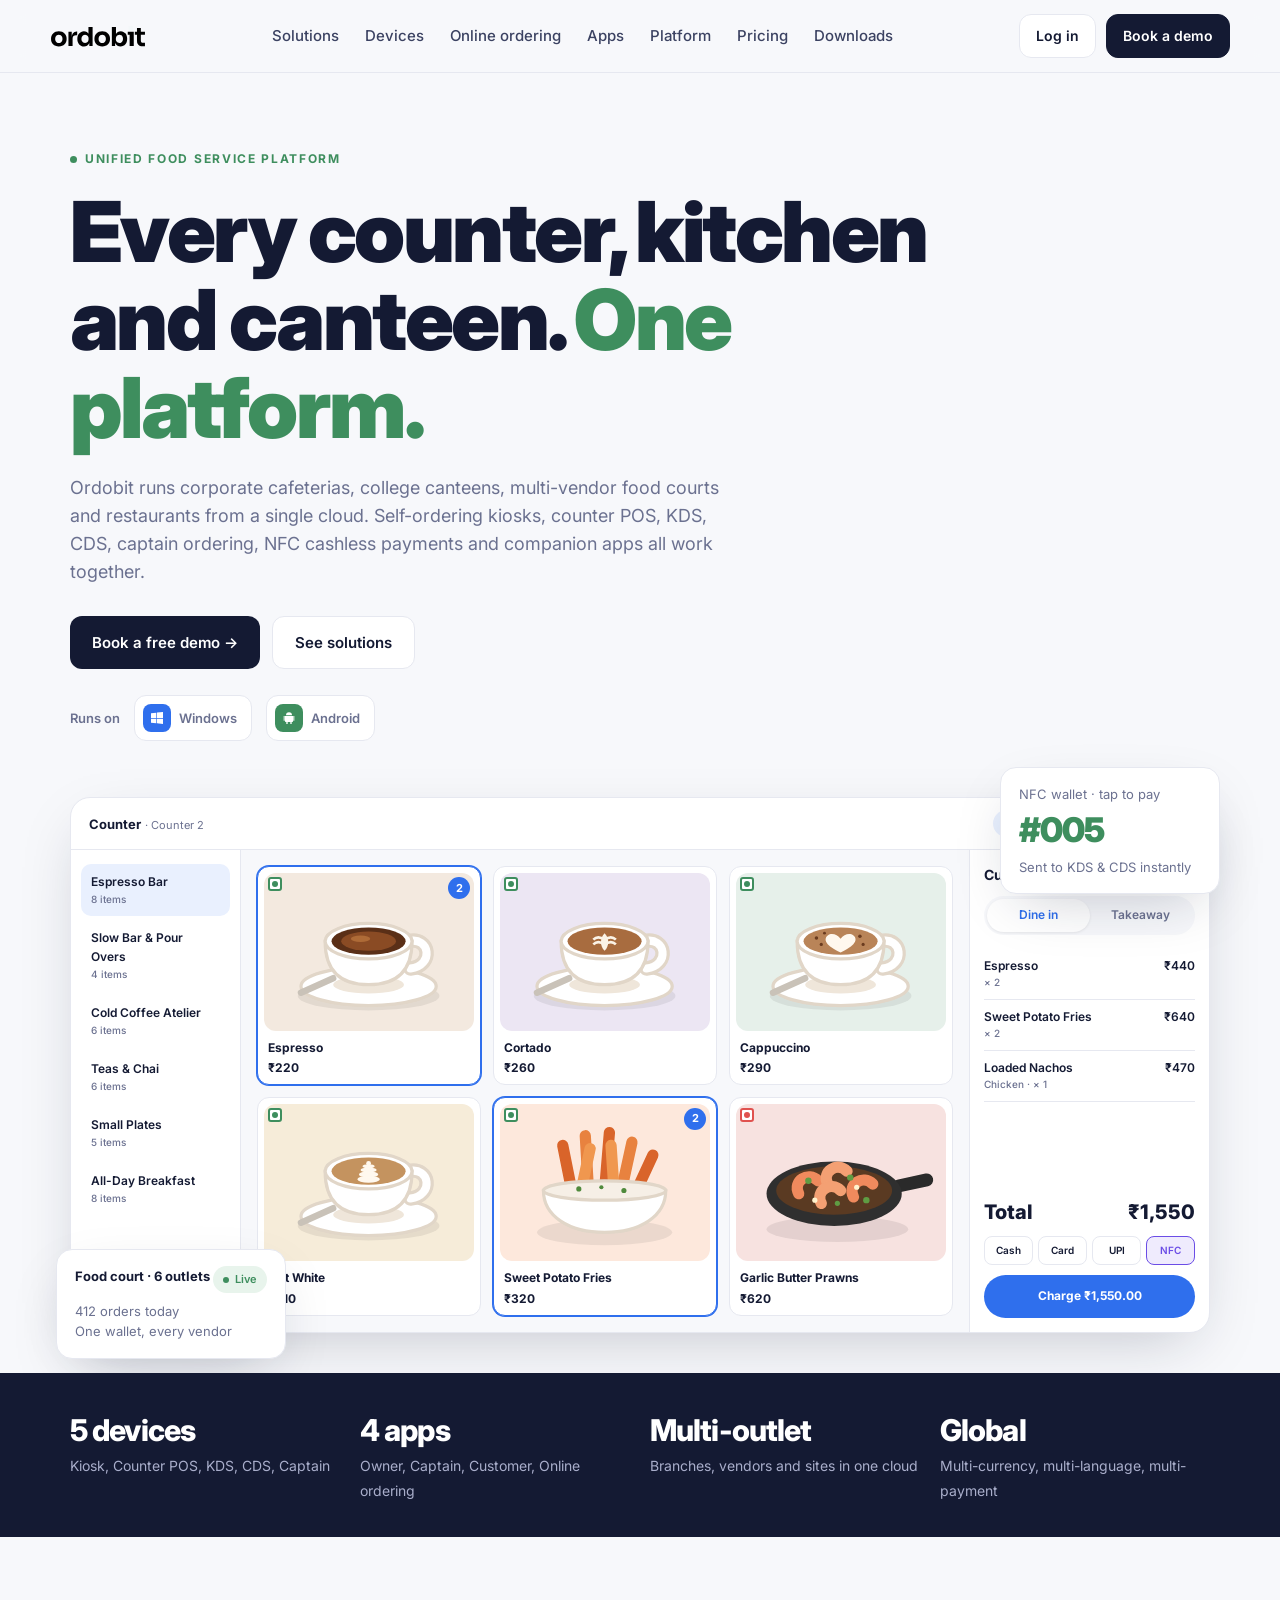
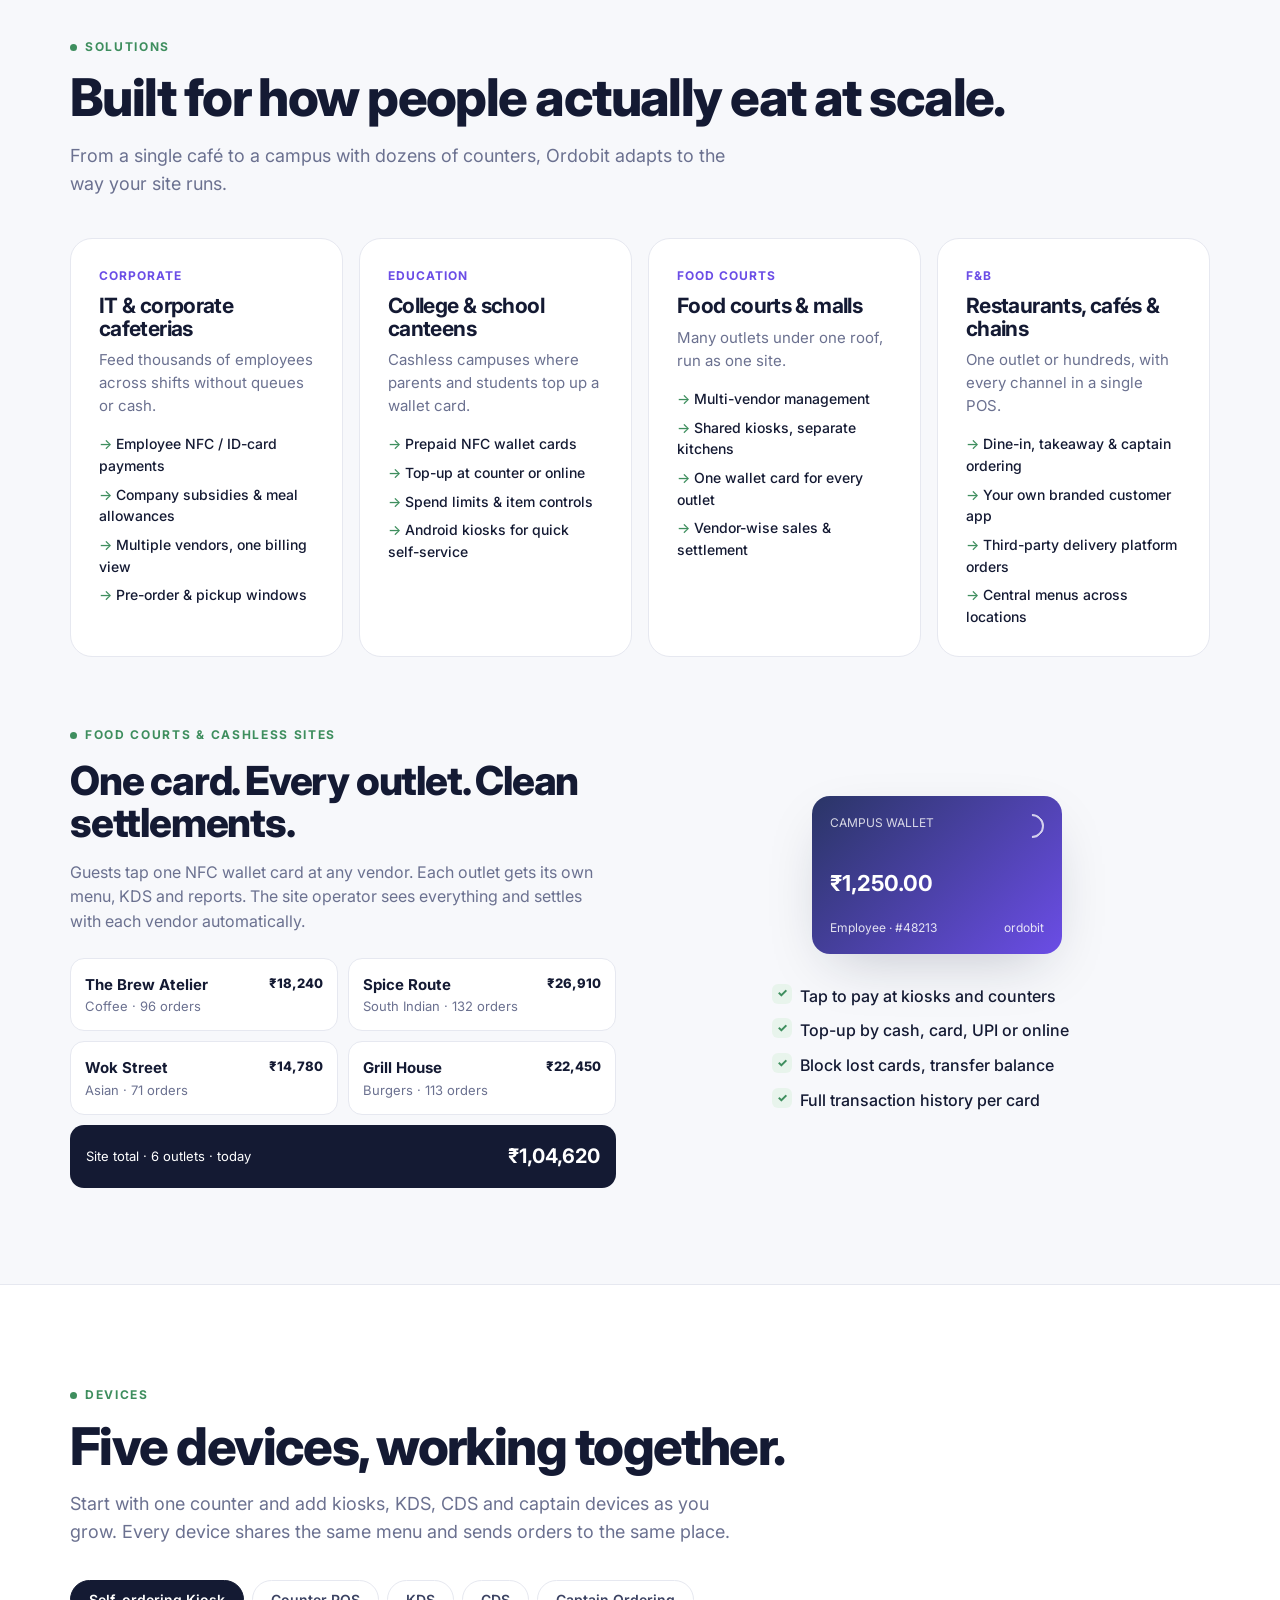
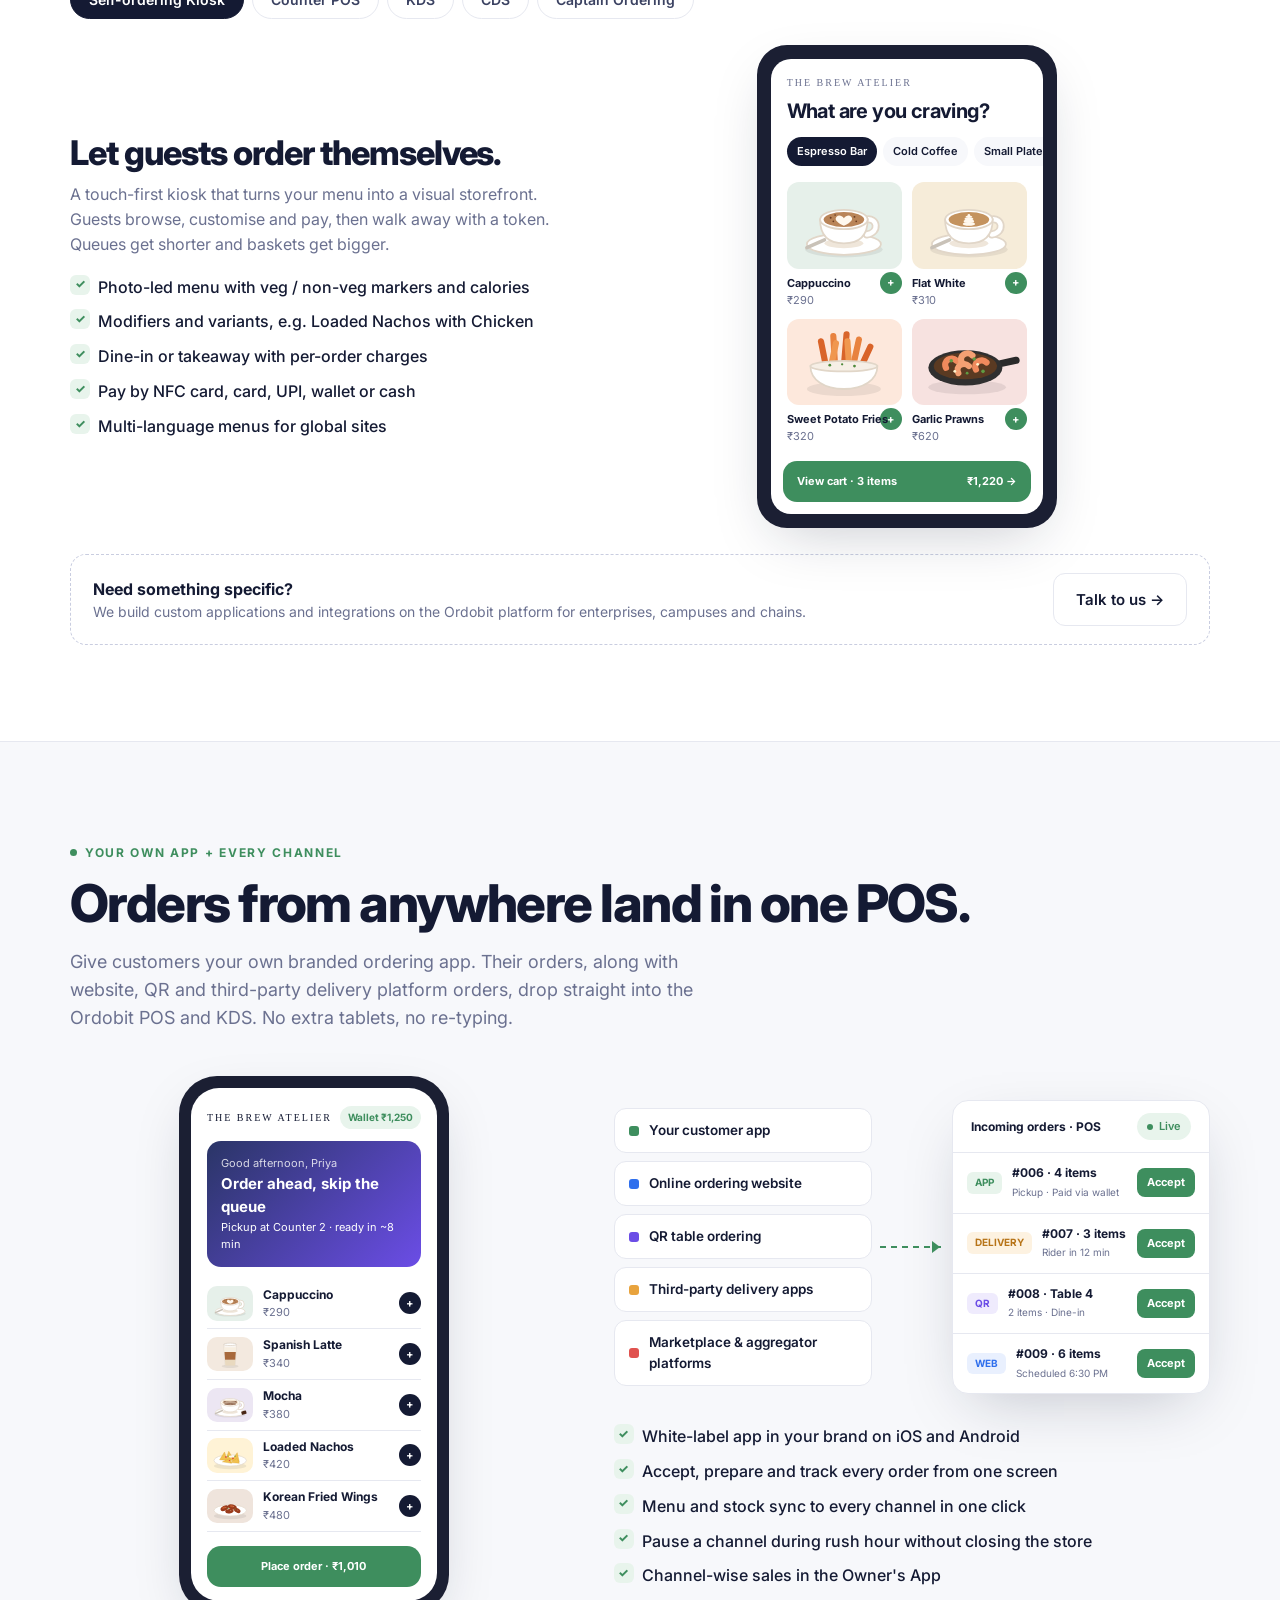
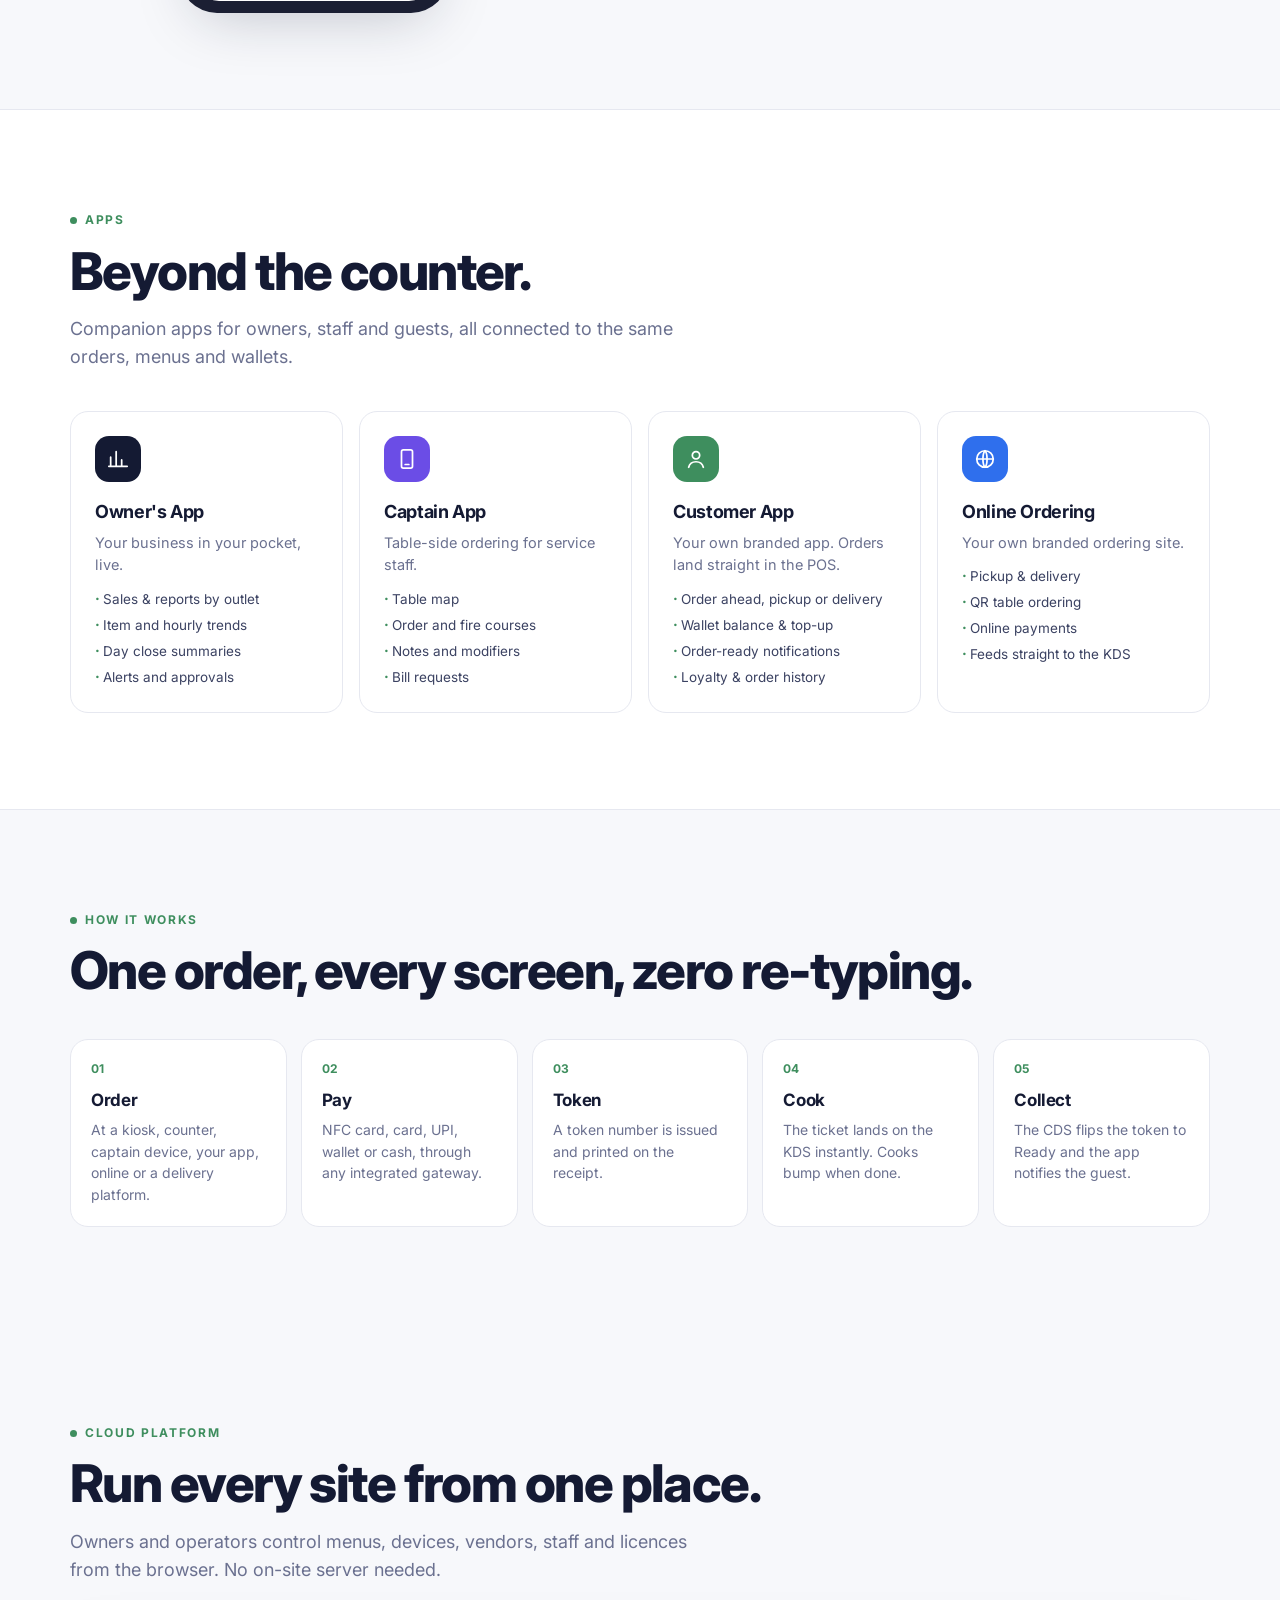
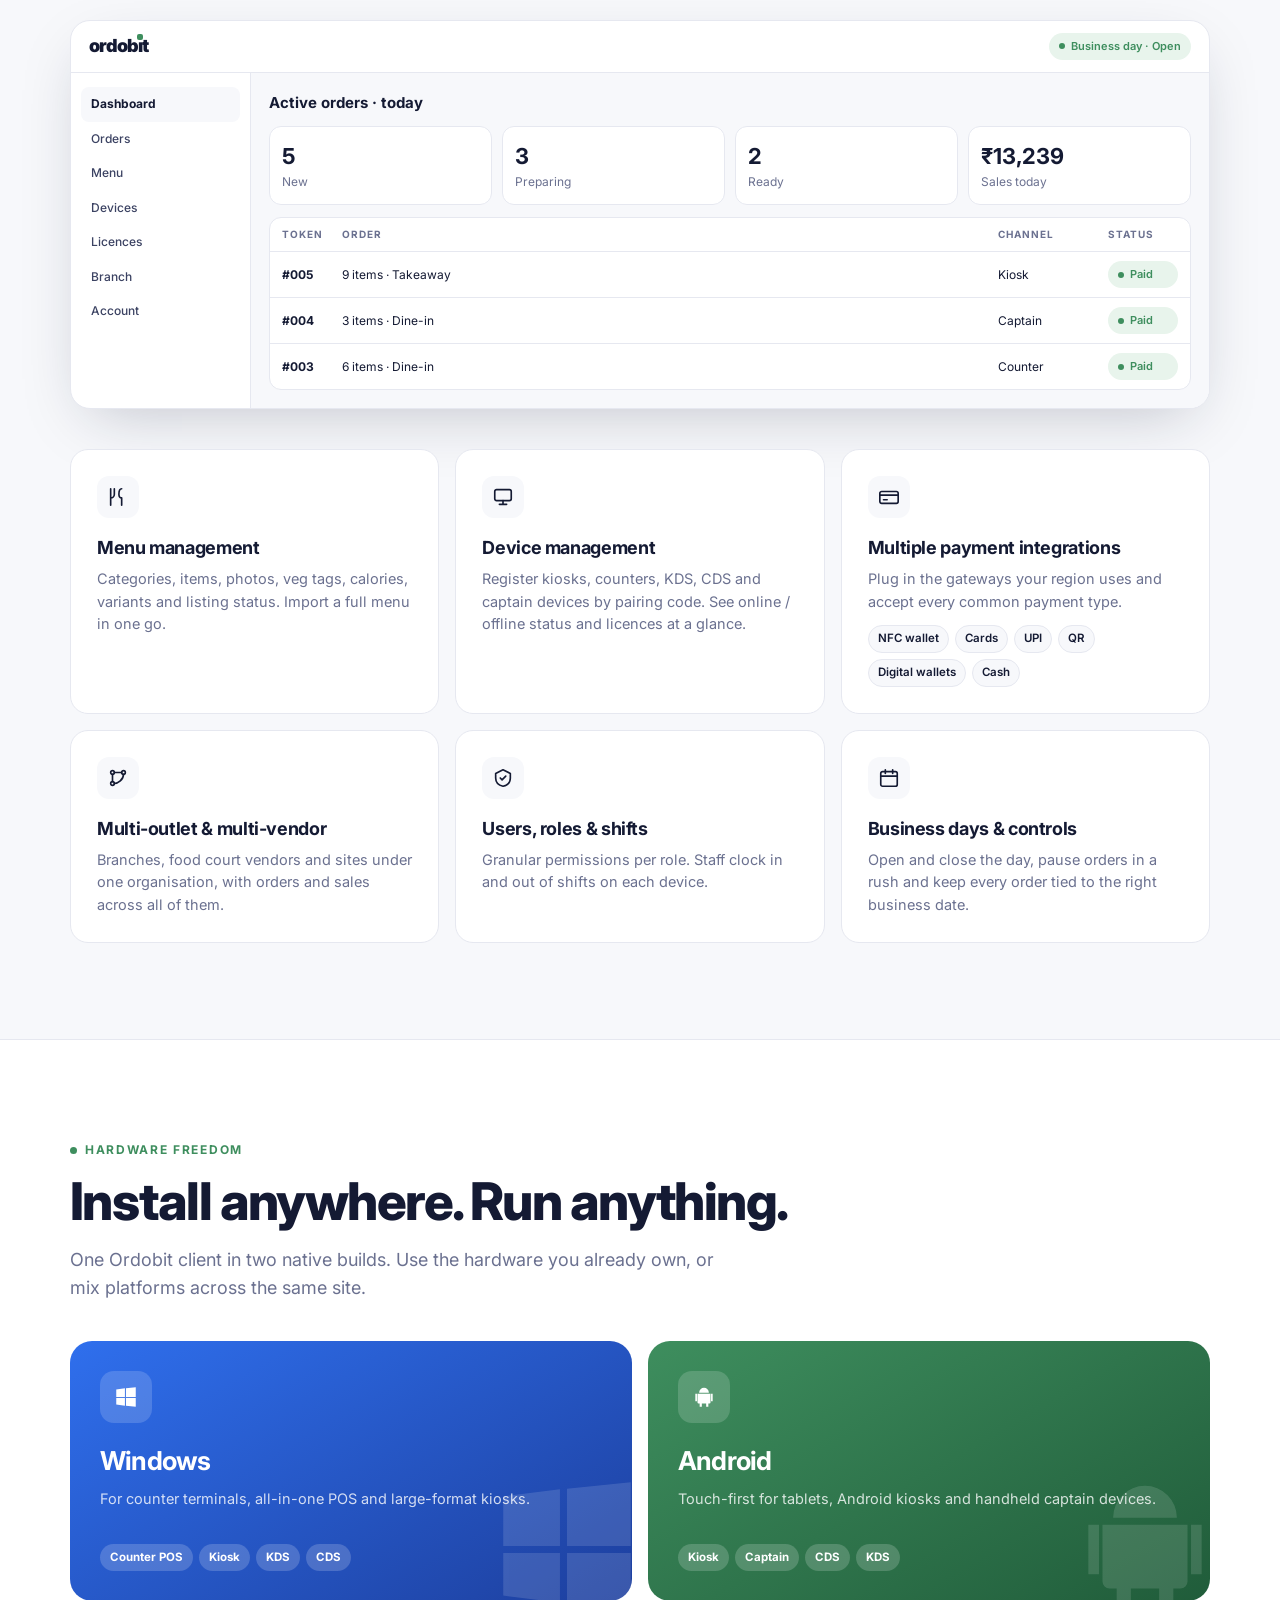
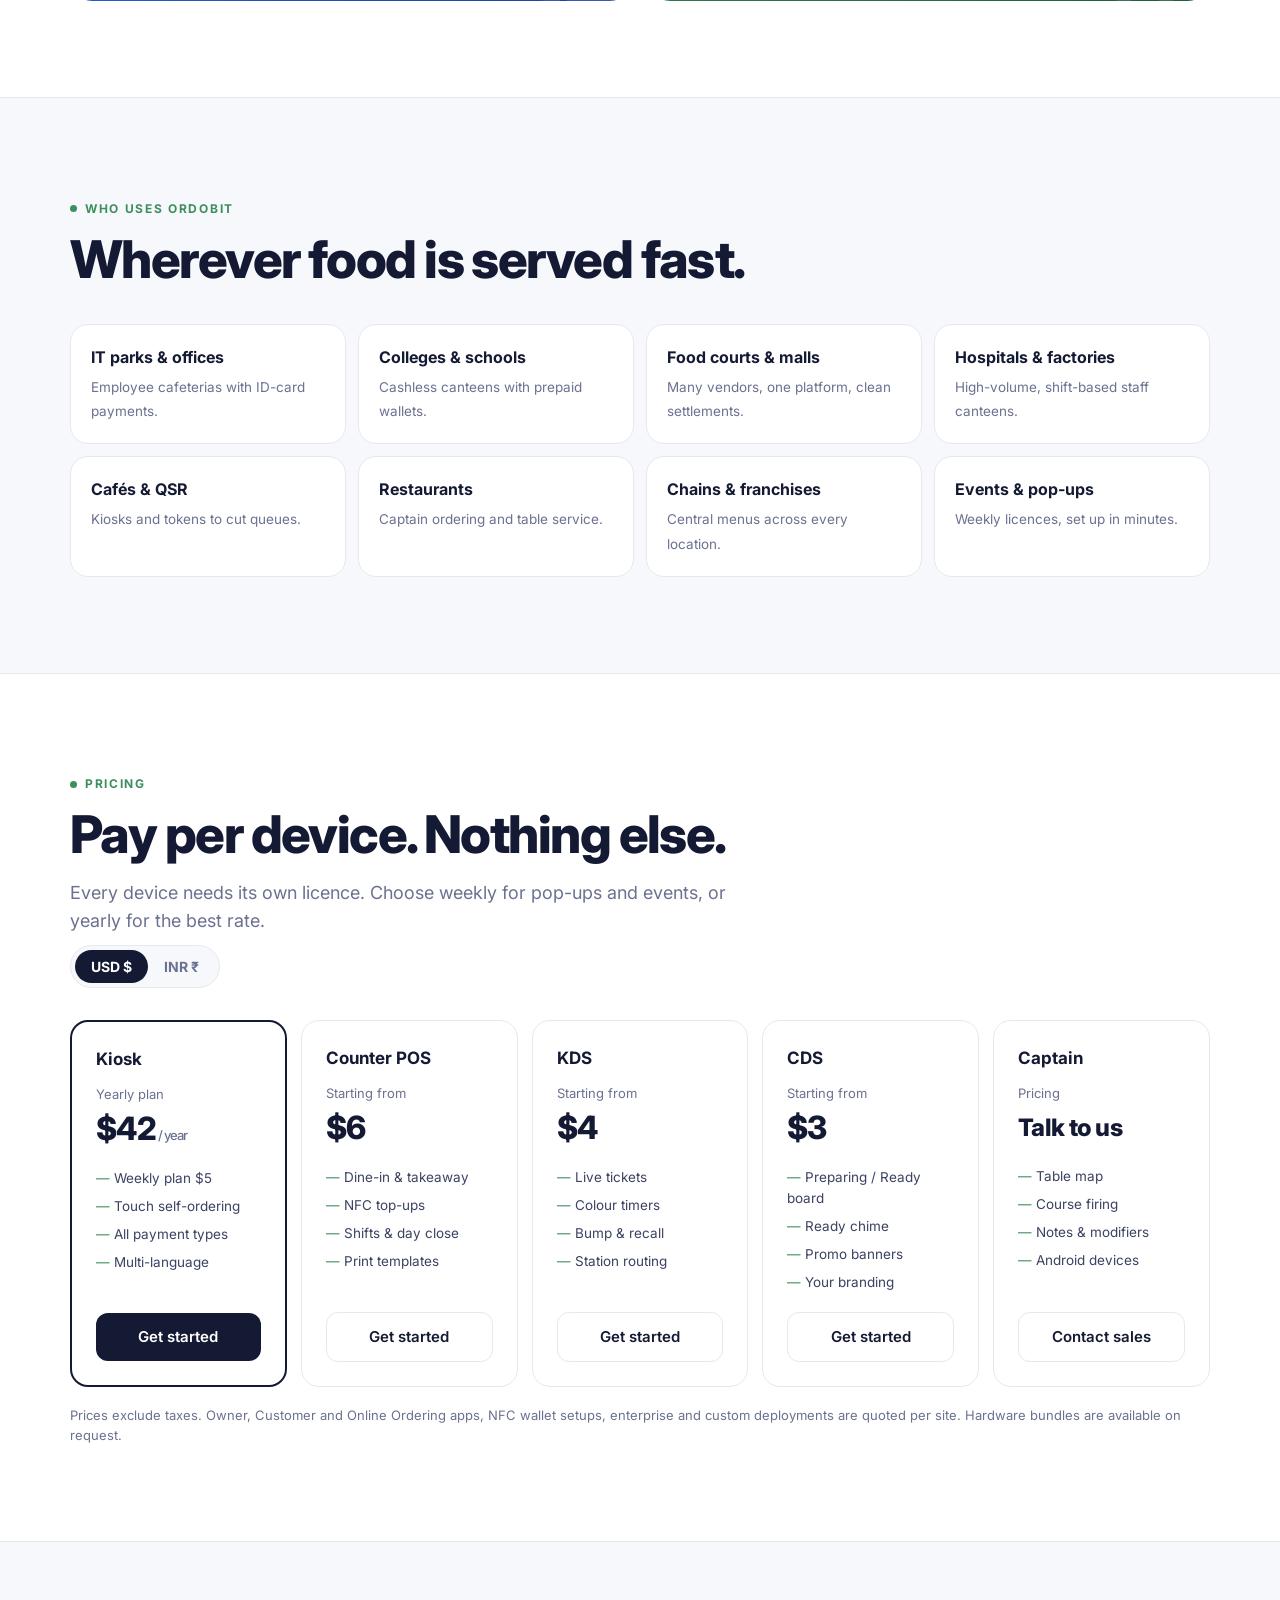
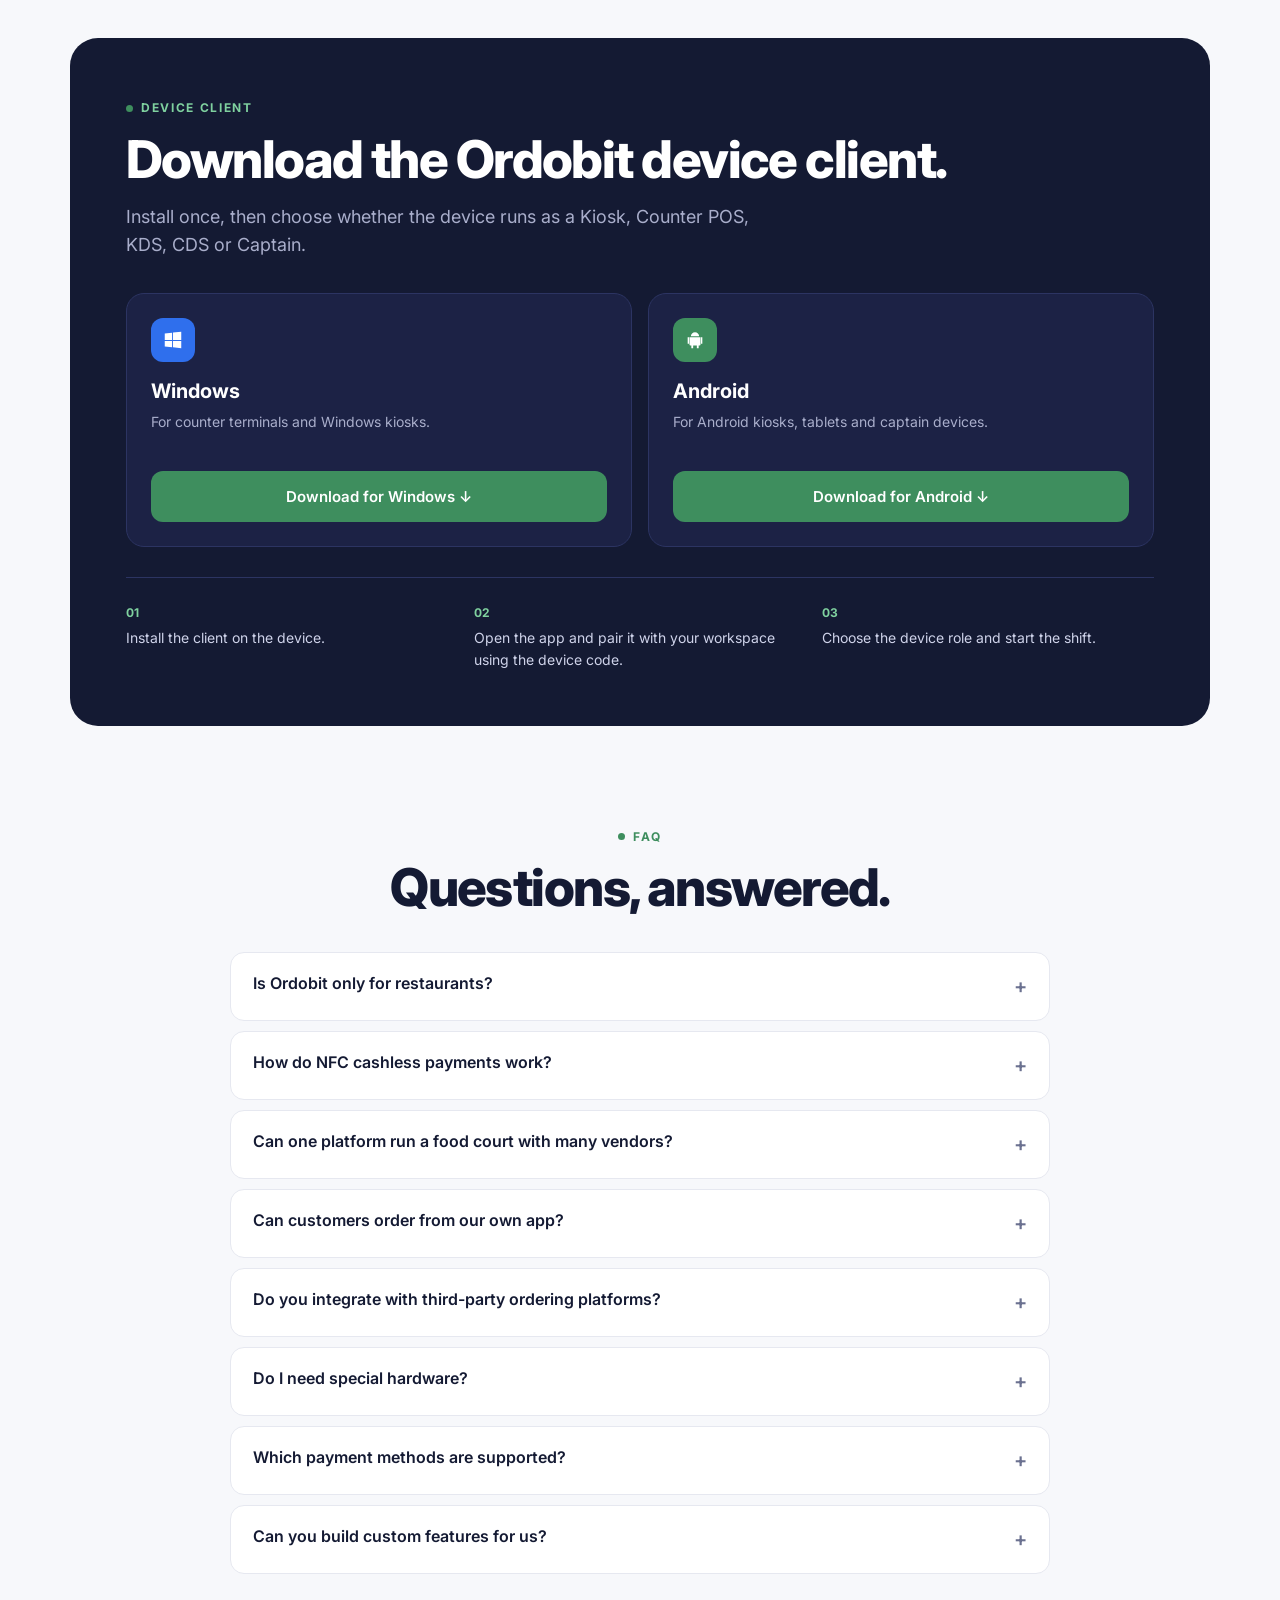
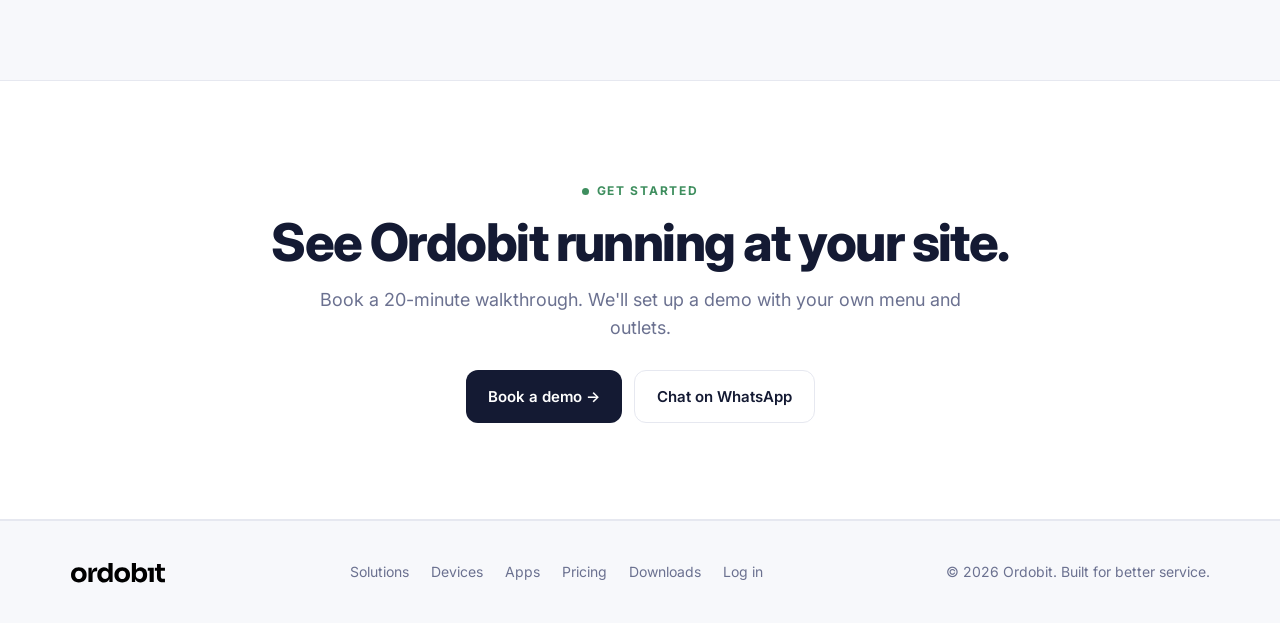
<file: index.html>
<!doctype html>
<html lang="en">
  <head>
    <meta charset="UTF-8" />
    <meta name="viewport" content="width=device-width, initial-scale=1" />
    <meta http-equiv="refresh" content="0; url=./pages/landing/" />
    <title>Ordobit</title>
    <link rel="canonical" href="./pages/landing/" />
    <script>
      window.location.replace(`./pages/landing/${window.location.search}${window.location.hash}`);
    </script>
  </head>
  <body>
    <p>Continue to the <a href="./pages/landing/">Ordobit homepage</a>.</p>
  </body>
</html>
</file>
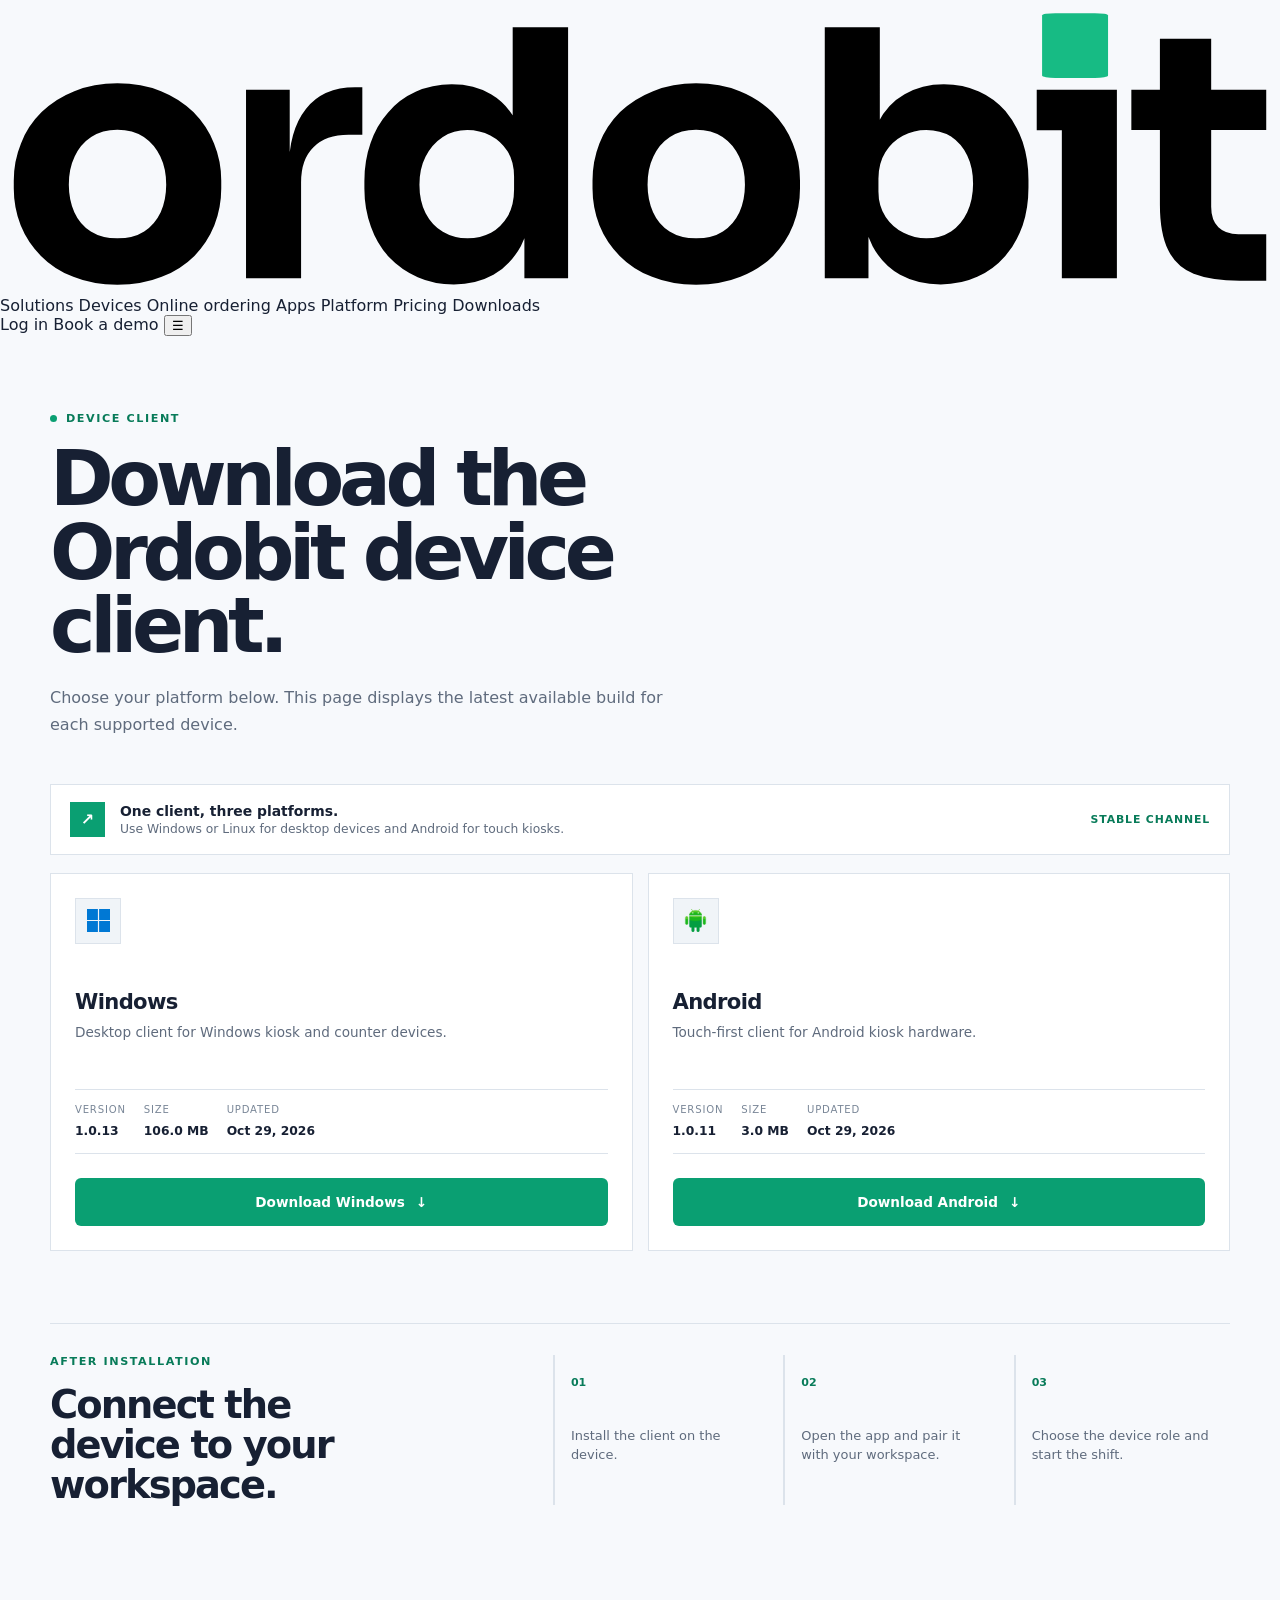
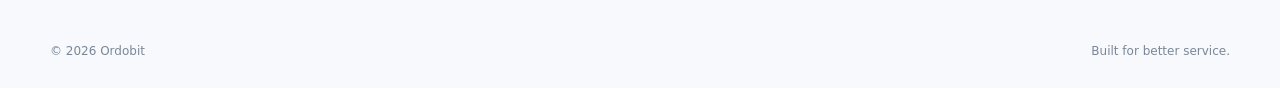
<file: downloads/index.html>
<!doctype html>
<html lang="en">
  <head>
    <meta charset="UTF-8" />
    <meta name="viewport" content="width=device-width, initial-scale=1, user-scalable=no" />
    <meta name="theme-color" content="#f7f9fc" />
    <meta
      name="description"
      content="Download the latest Ordobit device client for Windows, Linux and Android."
    />
    <title>Downloads — Ordobit</title>
    <link rel="icon" type="image/svg+xml" href="../assets/ordobit-logo.svg" />
    <link rel="stylesheet" href="../styles.css" />
    <link rel="stylesheet" href="../pages/downloads/downloads.css" />
  </head>
  <body>
    <div class="site-shell">
      <div id="site-header"></div>

      <main class="downloads-page container">
        <section class="downloads-intro" aria-labelledby="downloads-title">
          <p class="eyebrow"><span class="status-dot"></span> Device client</p>
          <h1 id="downloads-title">Download the Ordobit device client.</h1>
          <p>
            Choose your platform below. This page displays the latest available
            build for each supported device.
          </p>
        </section>

        <section class="release-note" aria-label="Release information">
          <div class="release-note-mark">↗</div>
          <div>
            <strong>One client, three platforms.</strong>
            <span>Use Windows or Linux for desktop devices and Android for touch kiosks.</span>
          </div>
          <span class="release-channel">Stable channel</span>
        </section>

        <section class="download-grid" id="download-list" aria-live="polite" aria-busy="true">
          <div class="loading-card">Loading latest builds…</div>
        </section>

        <section class="install-help" aria-labelledby="install-title">
          <div>
            <p class="eyebrow">After installation</p>
            <h2 id="install-title">Connect the device to your workspace.</h2>
          </div>
          <ol>
            <li><span>01</span><p>Install the client on the device.</p></li>
            <li><span>02</span><p>Open the app and pair it with your workspace.</p></li>
            <li><span>03</span><p>Choose the device role and start the shift.</p></li>
          </ol>
        </section>
      </main>

      <div id="site-footer"></div>
    </div>

    <script src="../pages/downloads/downloads.js" type="module"></script>
  </body>
</html>
</file>
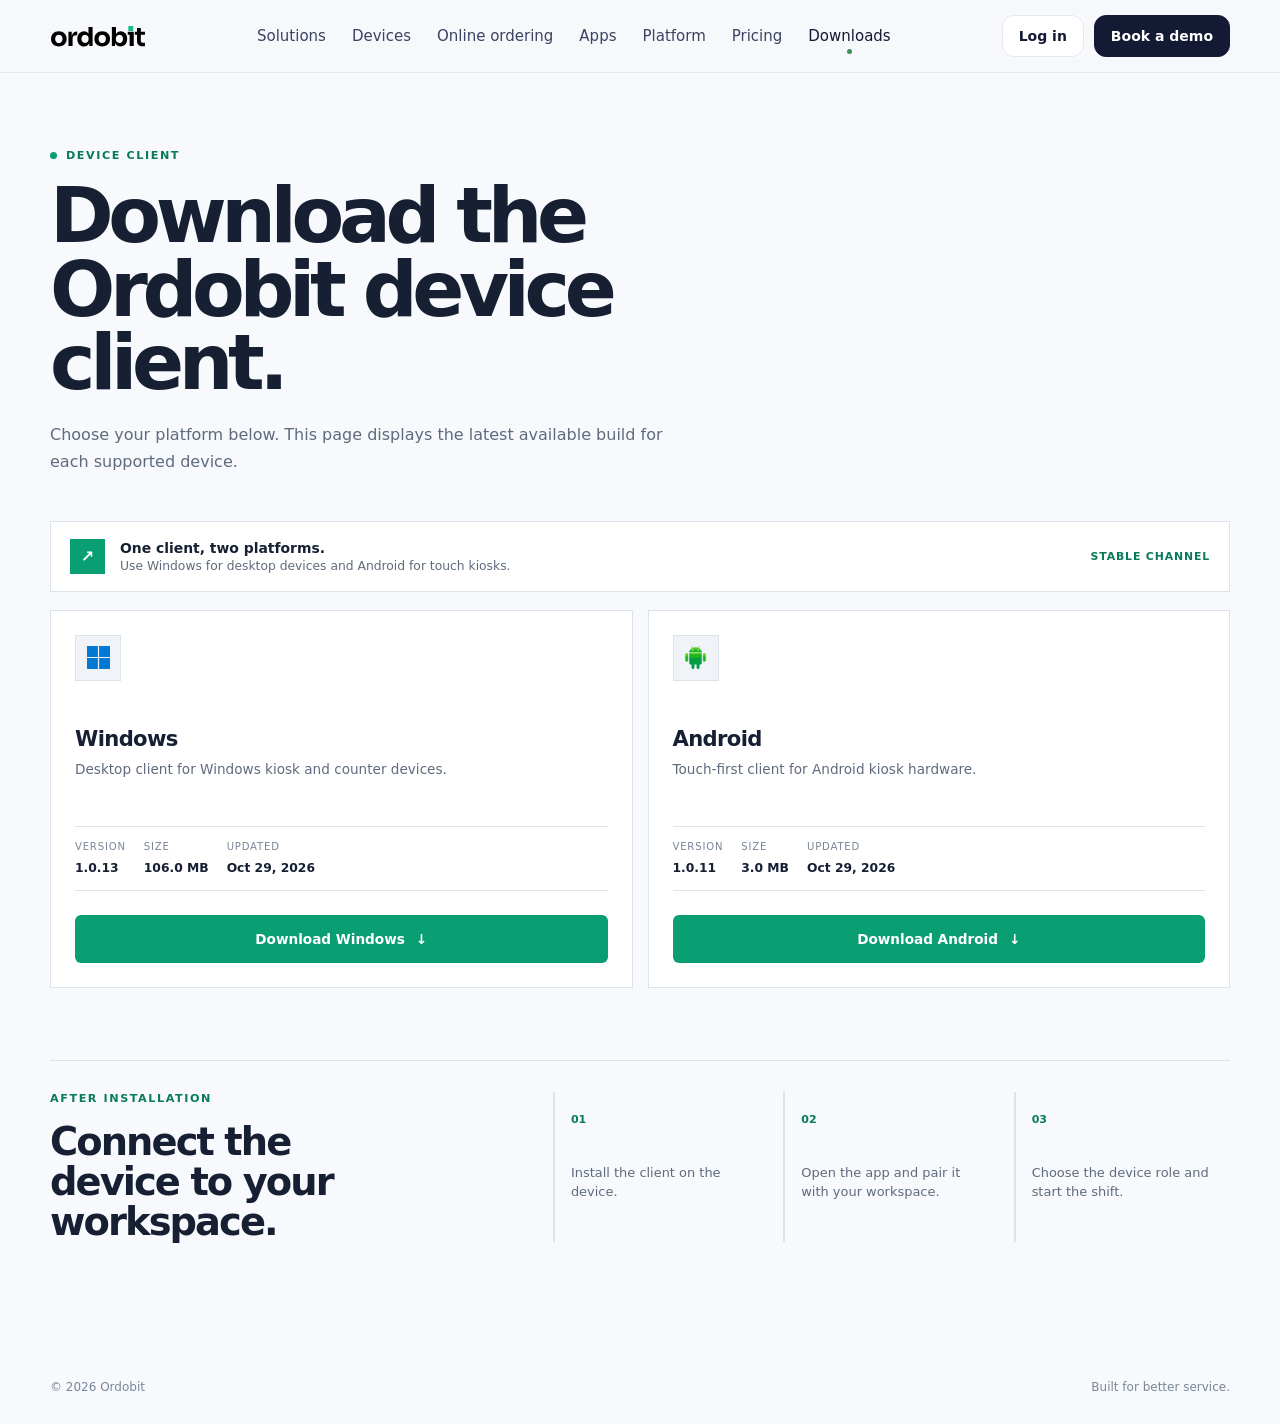
<file: pages/downloads/index.html>
<!doctype html>
<html lang="en">
  <head>
    <meta charset="UTF-8" />
    <meta name="viewport" content="width=device-width, initial-scale=1, user-scalable=no" />
    <meta name="theme-color" content="#f7f9fc" />
    <meta
      name="description"
      content="Download the latest Ordobit device client for Windows and Android."
    />
    <title>Downloads — Ordobit</title>
    <link rel="icon" type="image/svg+xml" href="/assets/ordobit-logo.svg" />
    <link rel="stylesheet" href="/styles.css" />
    <link rel="stylesheet" href="/components/header.css" />
    <link rel="stylesheet" href="/pages/downloads/downloads.css" />
  </head>
  <body>
    <div class="site-shell">
      <div id="site-header"></div>

      <main class="downloads-page container">
        <section class="downloads-intro" aria-labelledby="downloads-title">
          <p class="eyebrow"><span class="status-dot"></span> Device client</p>
          <h1 id="downloads-title">Download the Ordobit device client.</h1>
          <p>
            Choose your platform below. This page displays the latest available
            build for each supported device.
          </p>
        </section>

        <section class="release-note" aria-label="Release information">
          <div class="release-note-mark">↗</div>
          <div>
            <strong>One client, two platforms.</strong>
            <span>Use Windows for desktop devices and Android for touch kiosks.</span>
          </div>
          <span class="release-channel">Stable channel</span>
        </section>

        <section class="download-grid" id="download-list" aria-live="polite" aria-busy="true">
          <div class="loading-card">Loading latest builds…</div>
        </section>

        <section class="install-help" aria-labelledby="install-title">
          <div>
            <p class="eyebrow">After installation</p>
            <h2 id="install-title">Connect the device to your workspace.</h2>
          </div>
          <ol>
            <li><span>01</span><p>Install the client on the device.</p></li>
            <li><span>02</span><p>Open the app and pair it with your workspace.</p></li>
            <li><span>03</span><p>Choose the device role and start the shift.</p></li>
          </ol>
        </section>
      </main>

      <div id="site-footer"></div>
    </div>

    <script src="/pages/downloads/downloads.js" type="module"></script>
  </body>
</html>
</file>
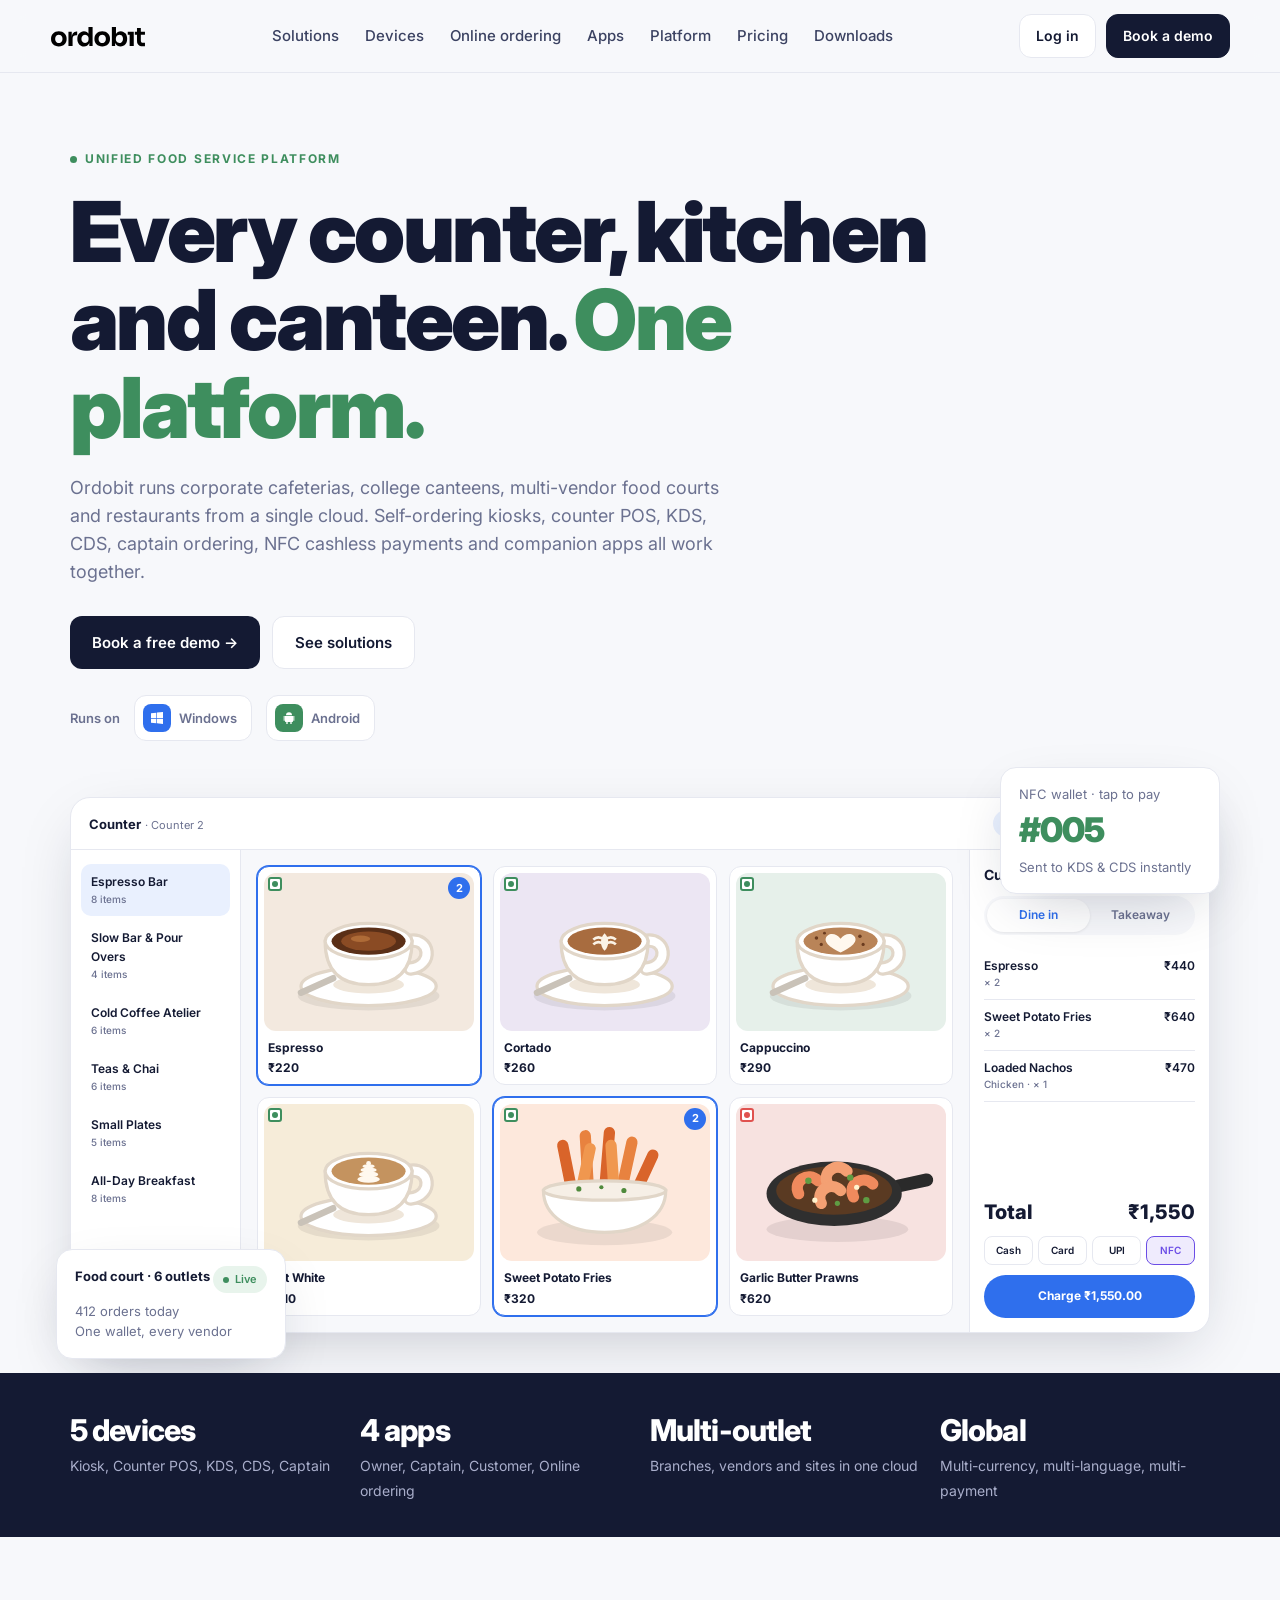
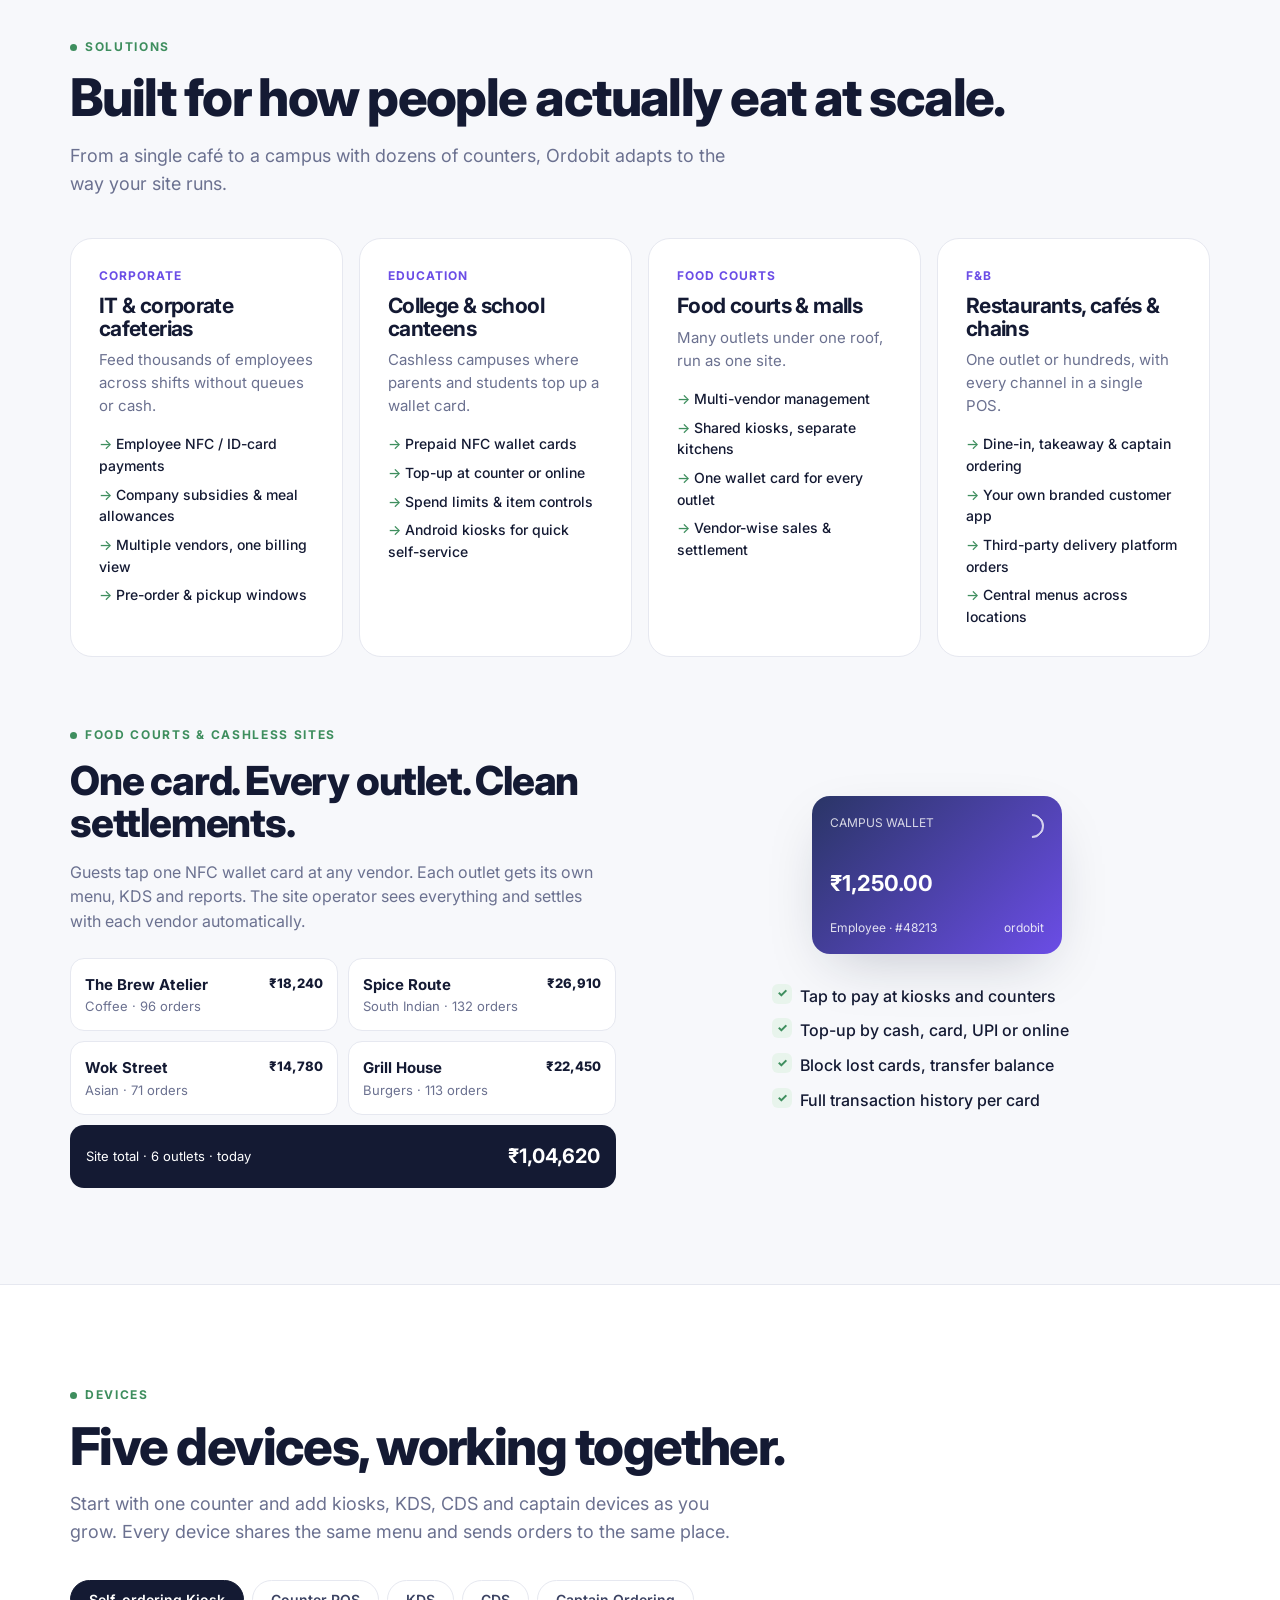
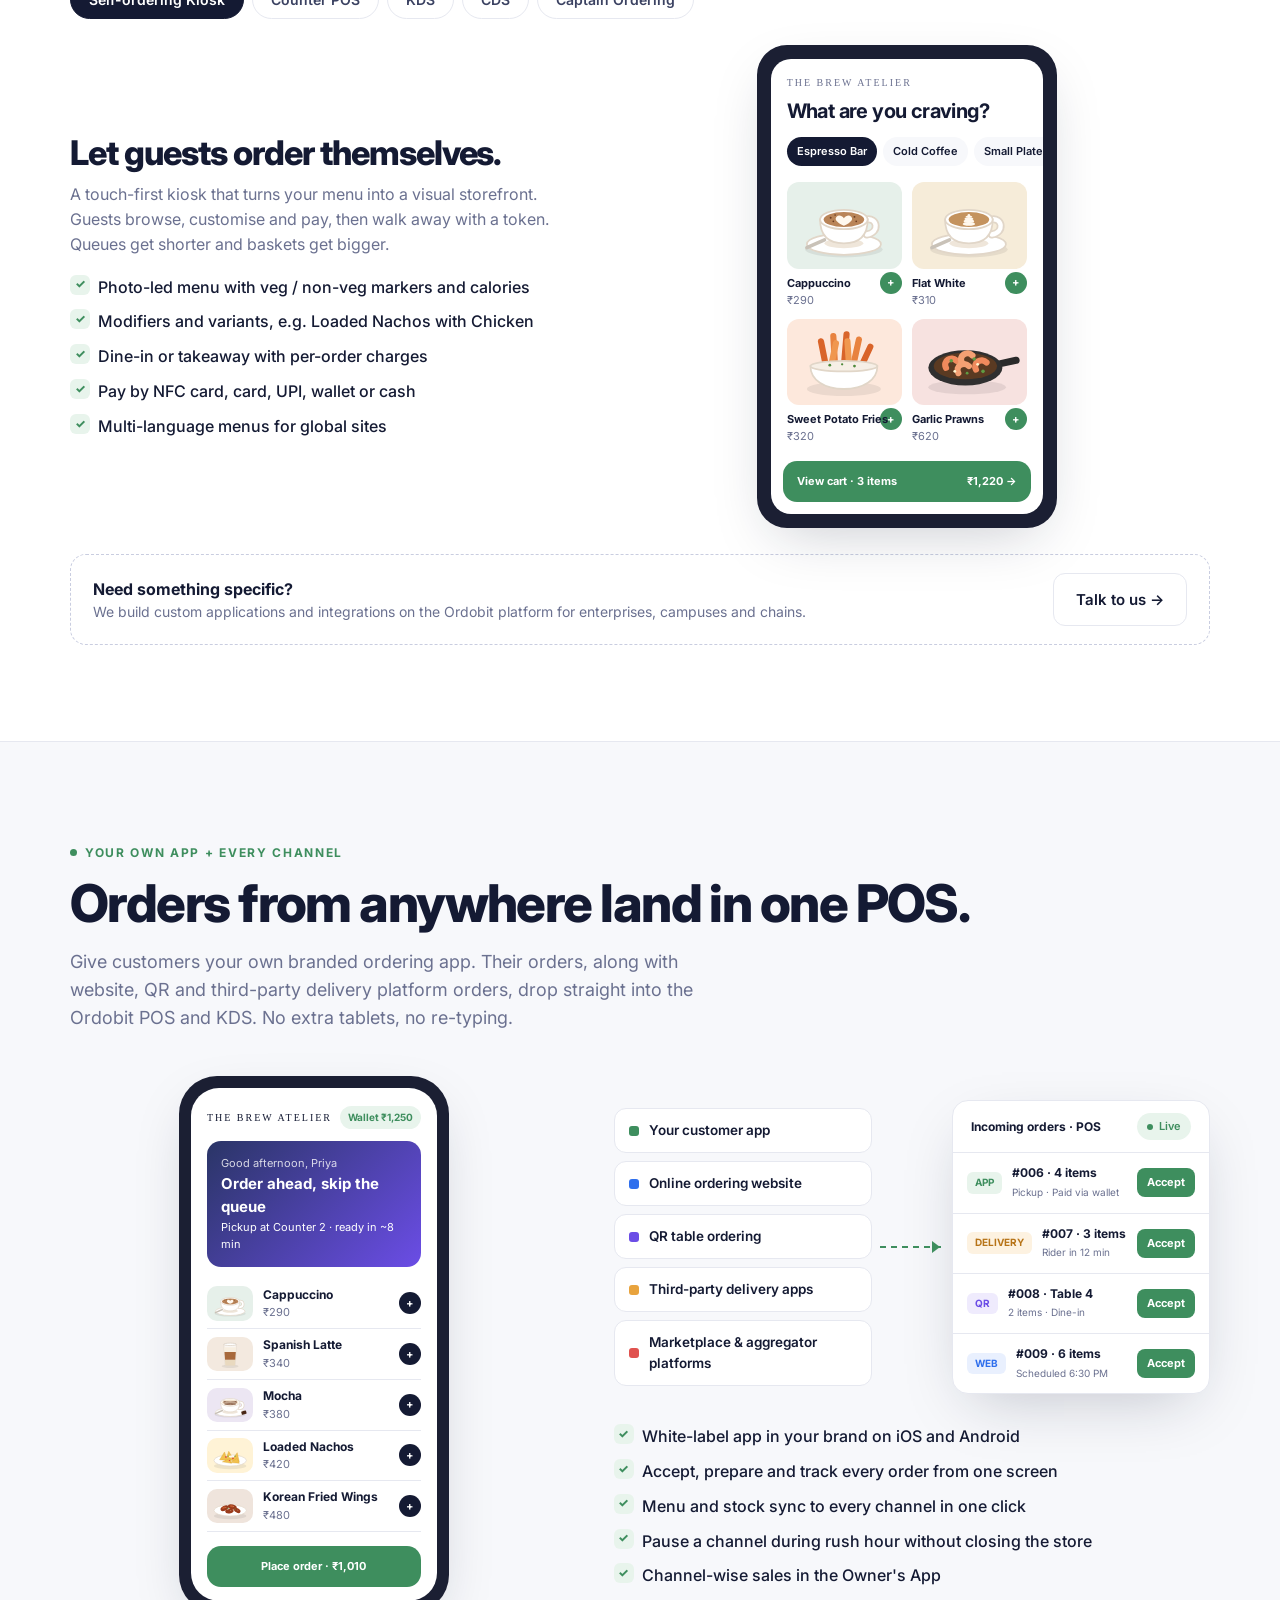
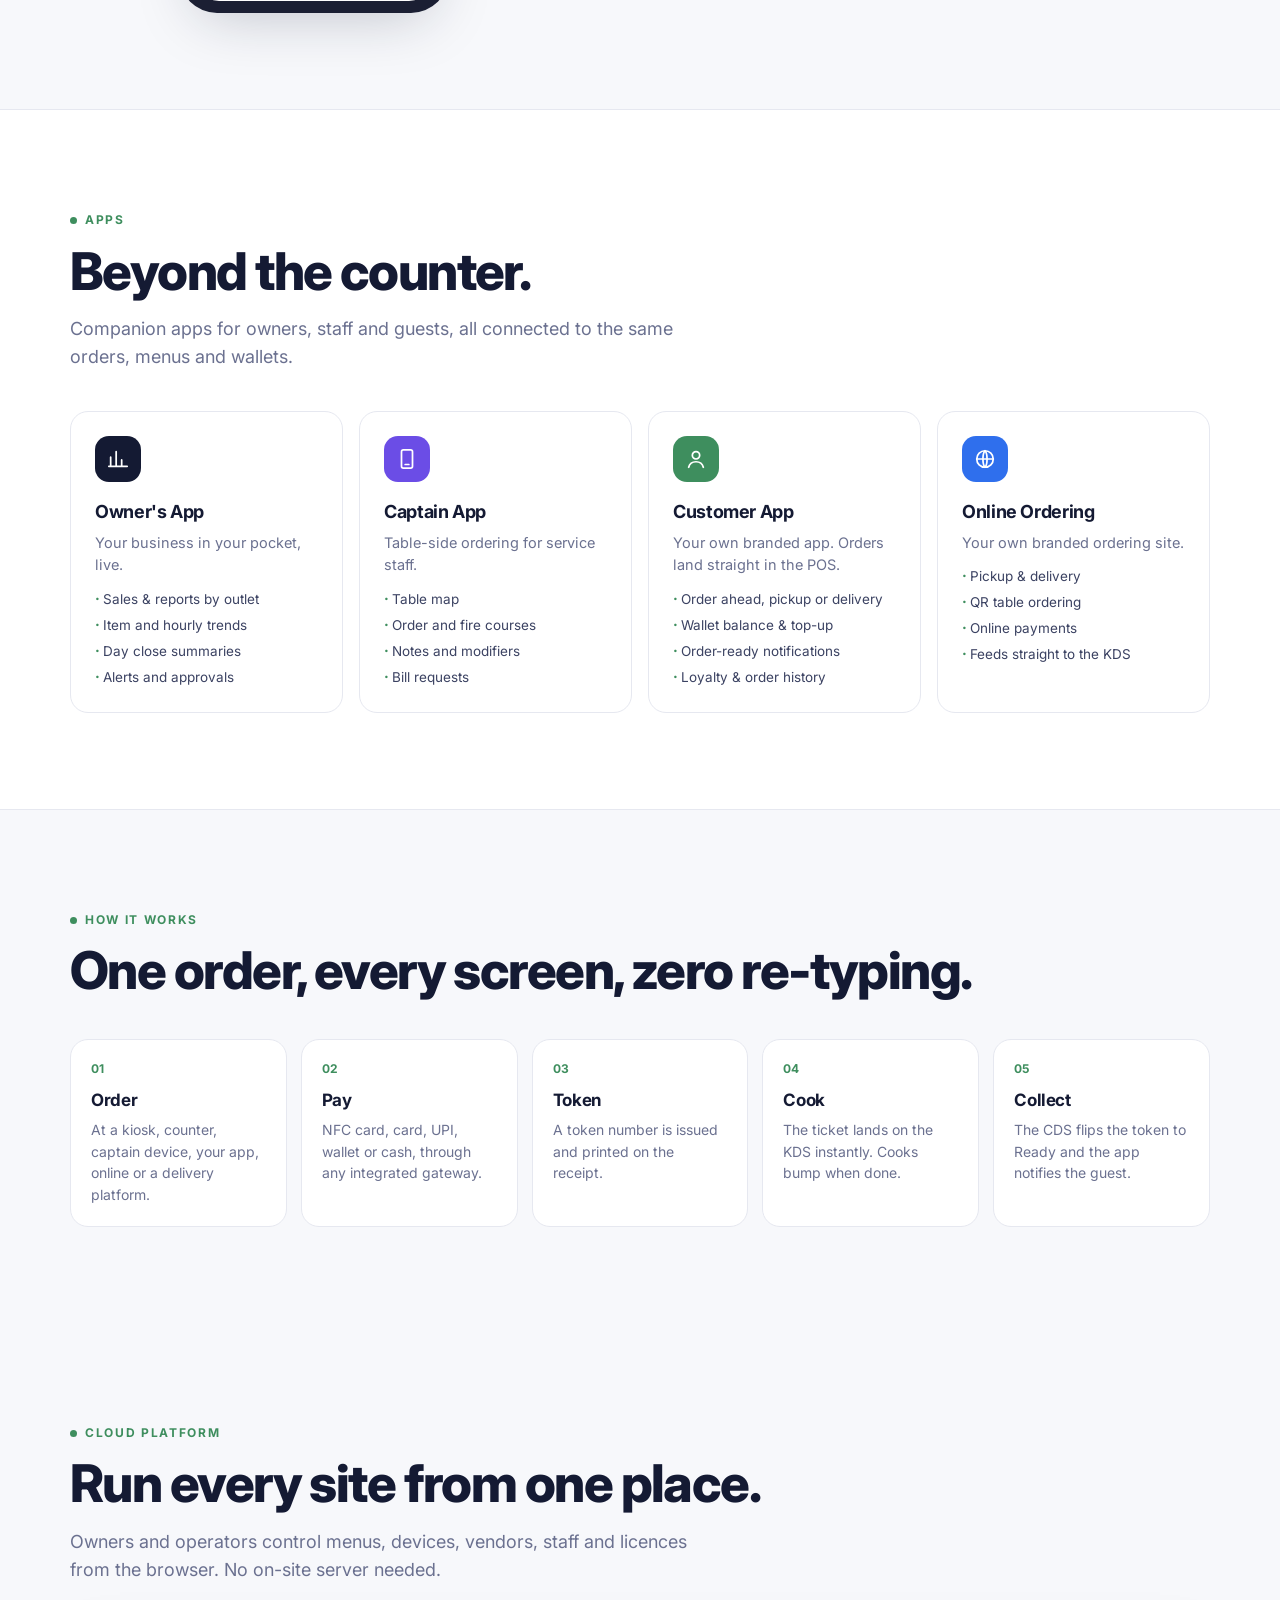
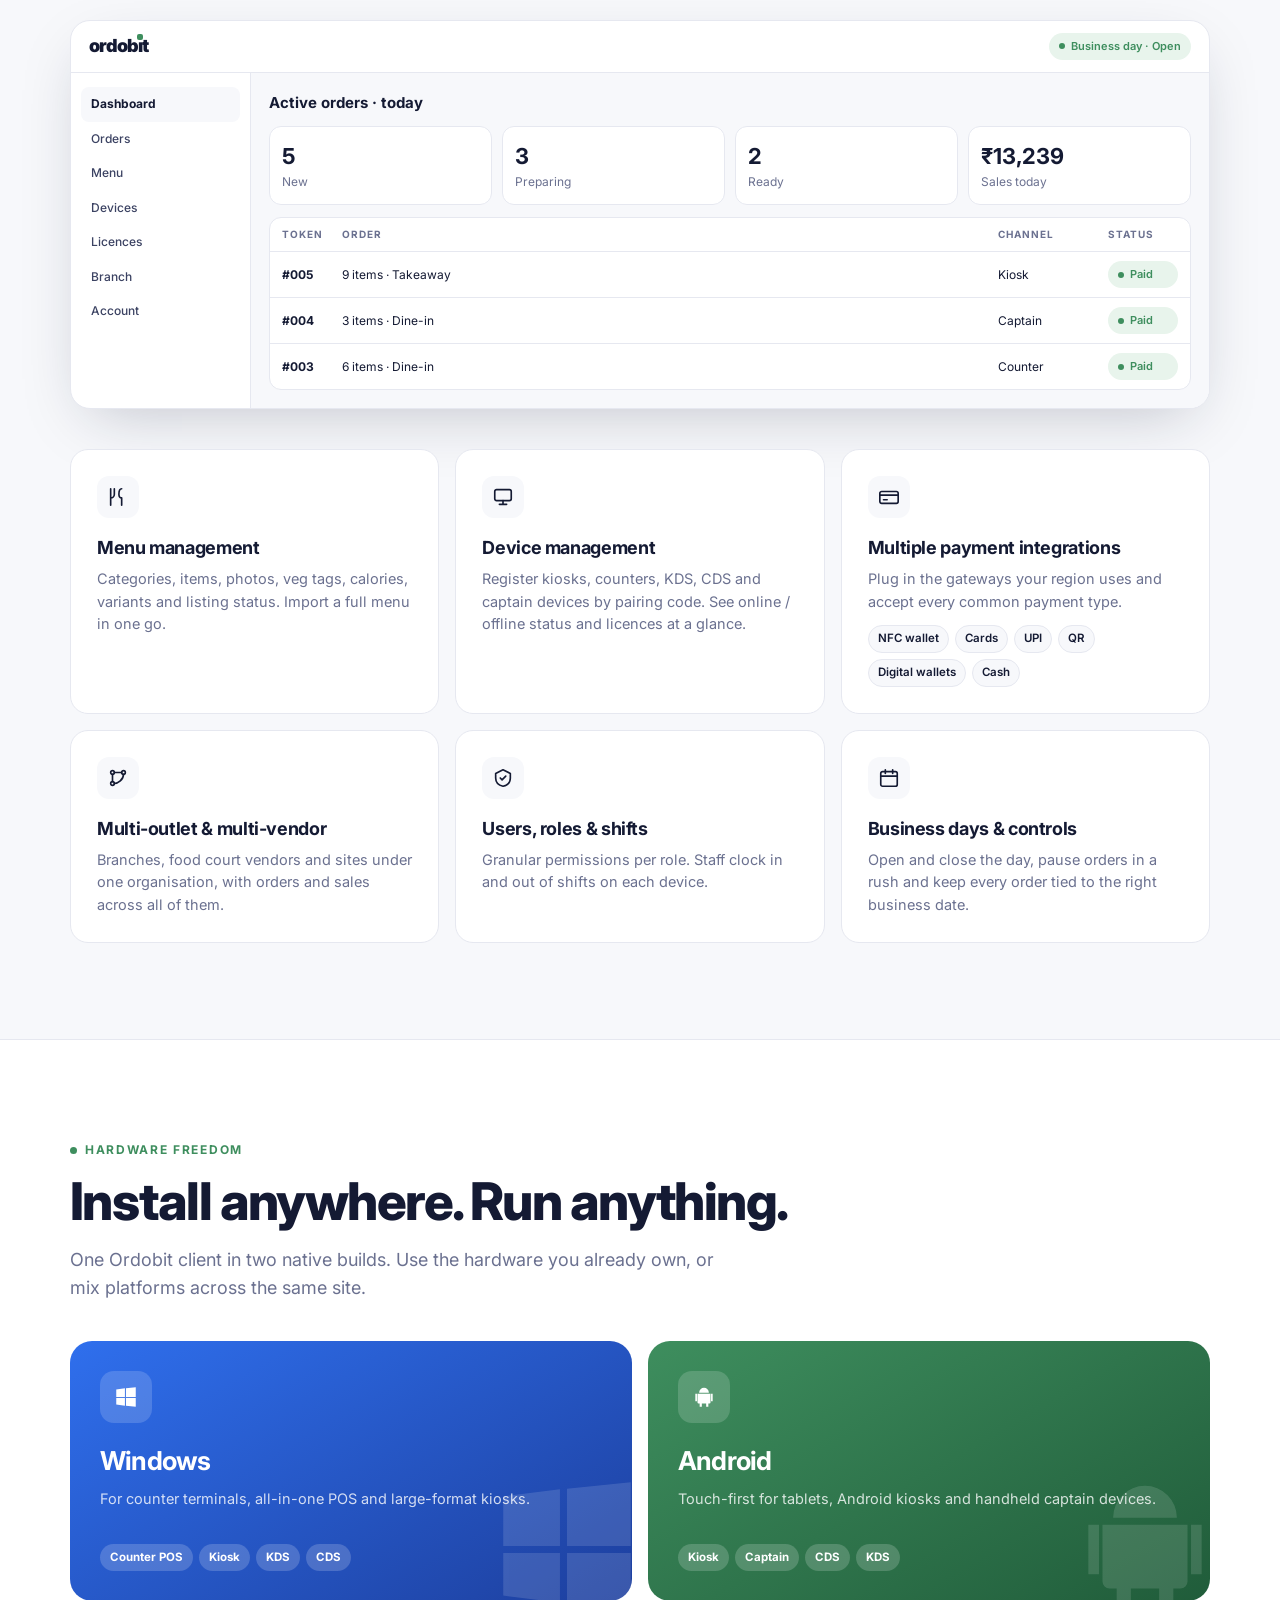
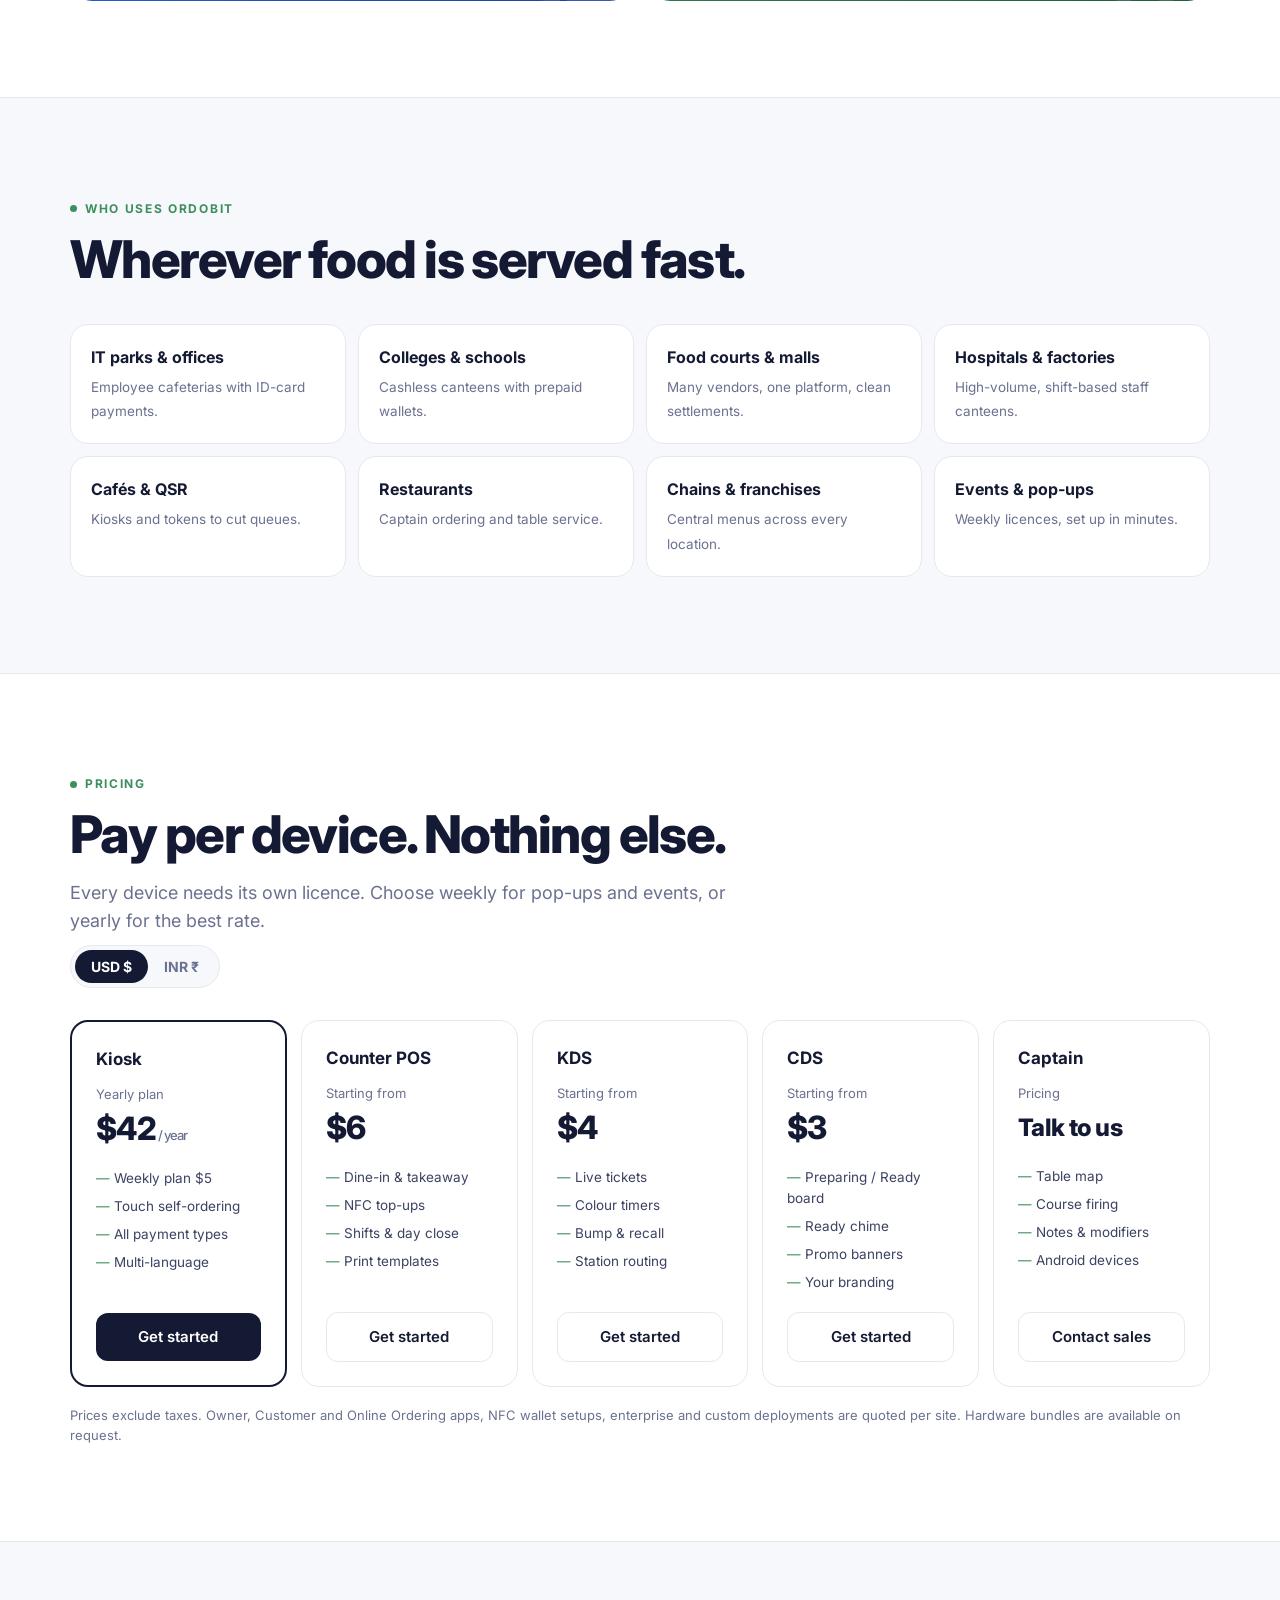
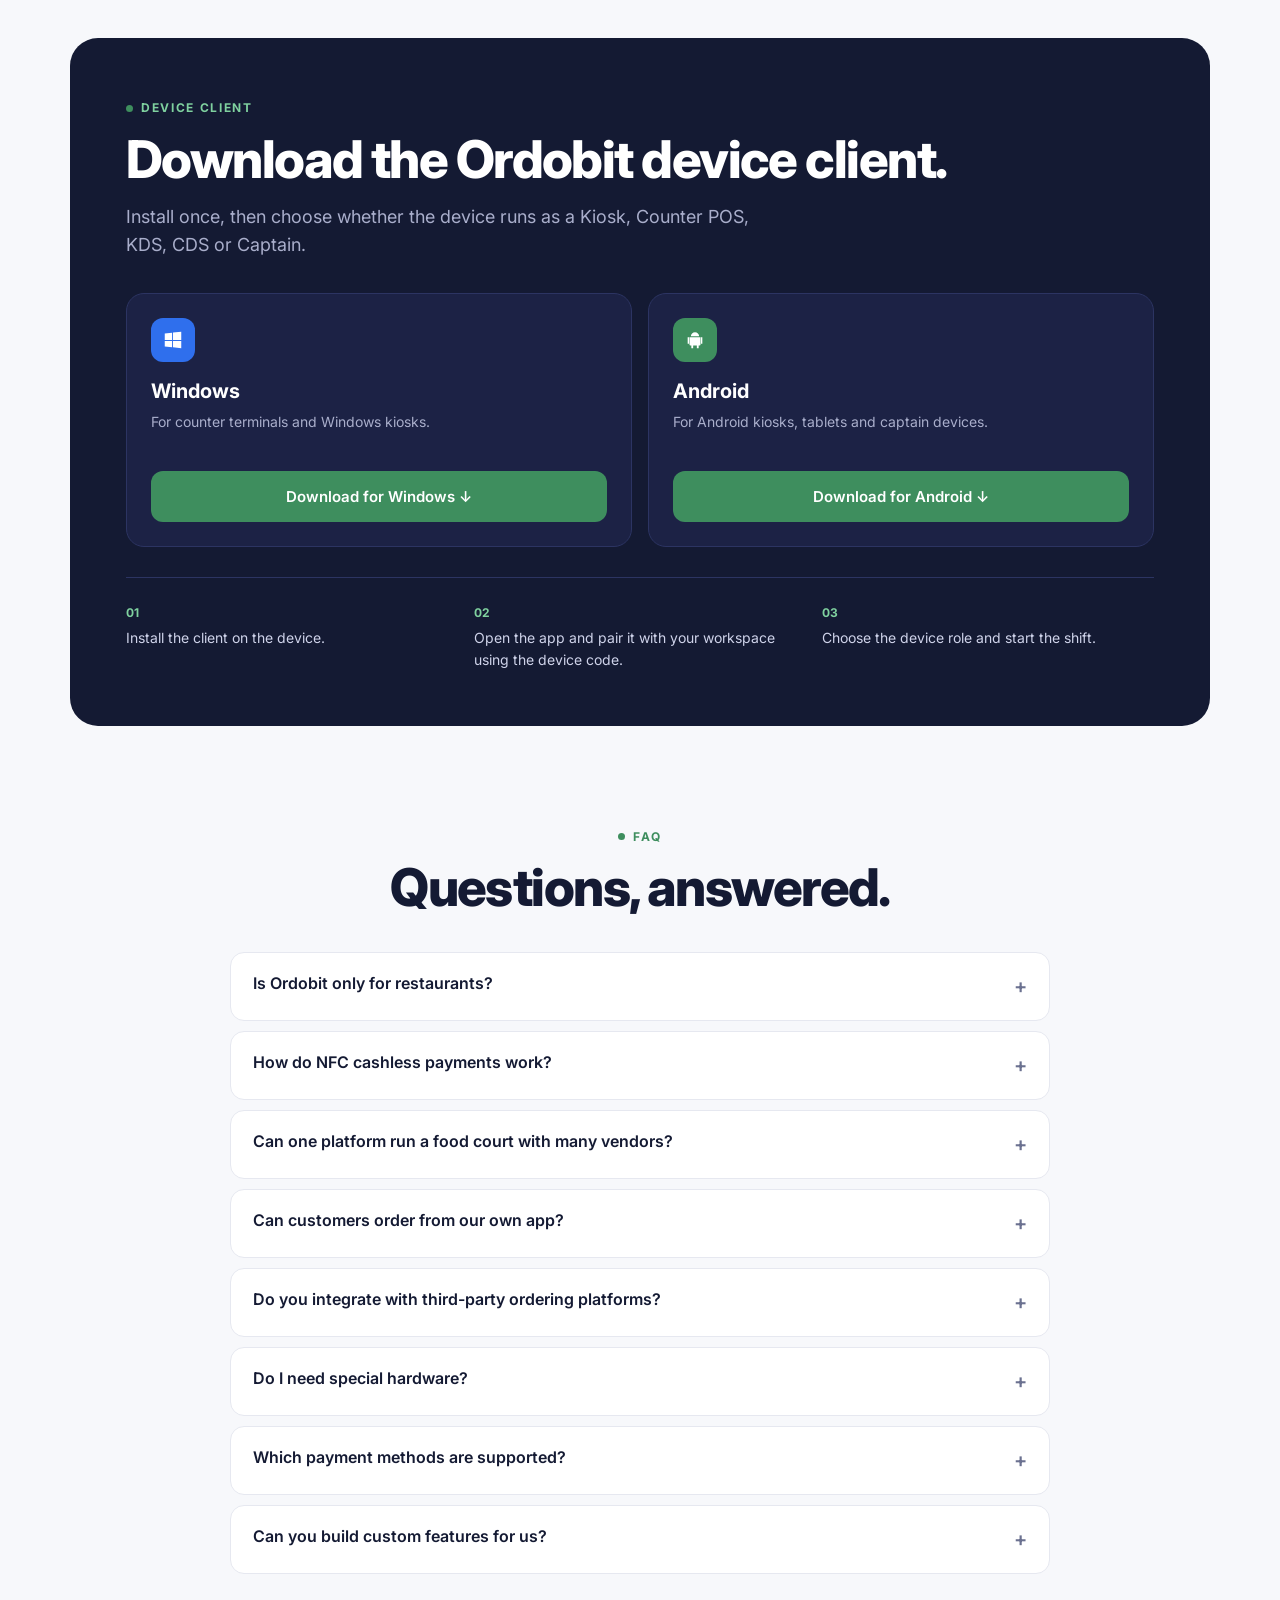
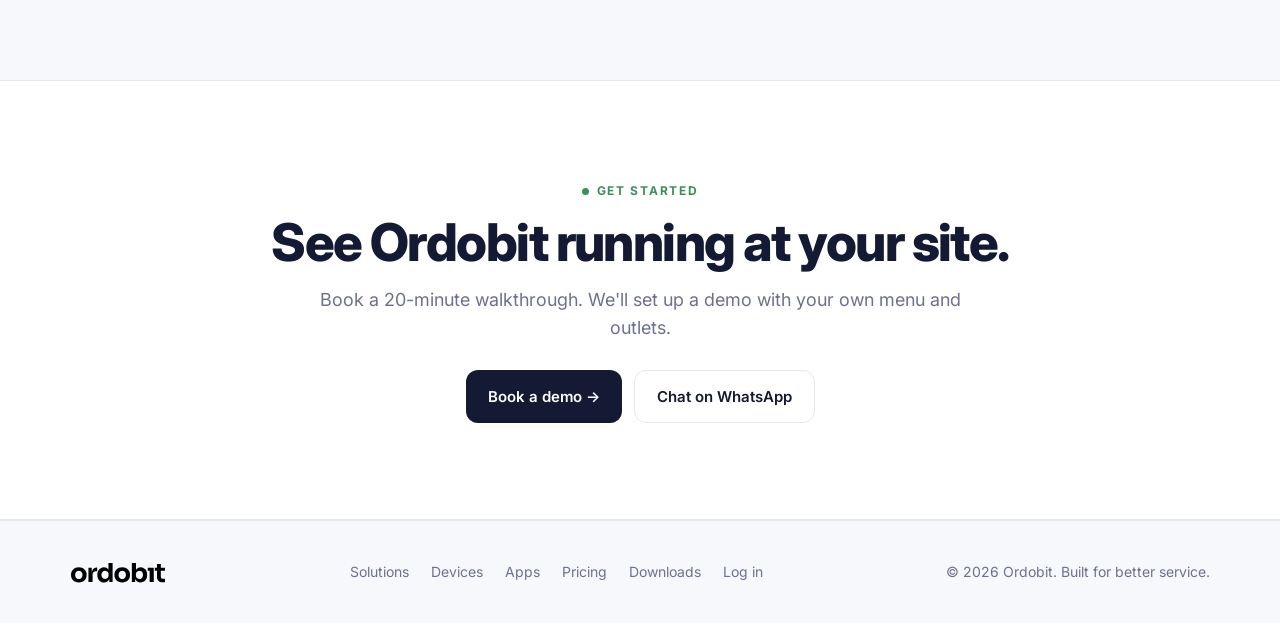
<file: pages/landing/index.html>
<!doctype html>
<html lang="en">
<head>
<meta charset="utf-8">
<meta name="viewport" content="width=device-width, initial-scale=1">
<title>Ordobit: One platform for canteens, food courts & F&B outlets</title>
<meta name="description" content="Ordobit runs kiosks, counter POS, KDS, CDS, captain ordering, NFC cashless payments and companion apps for canteens, campuses, corporate cafeterias, food courts and restaurants, all from one cloud platform.">
<meta name="theme-color" content="#f7f8fb">
<link rel="icon" type="image/svg+xml" href="/assets/ordobit-logo.svg">
<link rel="preconnect" href="https://fonts.googleapis.com">
<link rel="preconnect" href="https://fonts.gstatic.com" crossorigin>
<link href="https://fonts.googleapis.com/css2?family=Inter:wght@400;500;600;700;800;900&display=swap" rel="stylesheet">
<link rel="stylesheet" href="/components/header.css">
<link rel="stylesheet" href="/pages/landing/landing.css">
</head>
<body>

<!-- reusable OS icons -->
<svg class="svg-sprite" width="0" height="0" aria-hidden="true" focusable="false">
  <symbol id="i-win" viewBox="0 0 24 24"><path d="M3 5l8-1v8H3zM12 3.9L21 3v9h-9zM3 13h8v7l-8-1zM12 13h9v8l-9-1z"/></symbol>
  <symbol id="i-and" viewBox="0 0 24 24"><path d="M6 9h12v8a1 1 0 0 1-1 1h-1v3h-2v-3h-4v3H8v-3H7a1 1 0 0 1-1-1zM4 9h1.5v7H4zM18.5 9H20v7h-1.5zM7.5 8a4.5 4.5 0 0 1 9 0z"/></symbol>

  <!-- illustrated menu items -->
  <symbol id="cup" viewBox="0 0 120 90">
    <ellipse cx="60" cy="72" rx="44" ry="9" fill="#000" opacity=".07"/>
    <ellipse cx="60" cy="66" rx="42" ry="12" fill="#fff" stroke="#e1d6c8" stroke-width="2"/>
    <ellipse cx="60" cy="65" rx="22" ry="5.5" fill="#efe6da"/>
    <path d="M85 38c13-3 16 15 1 17" fill="none" stroke="#e1d6c8" stroke-width="9" stroke-linecap="round"/>
    <path d="M85 38c13-3 16 15 1 17" fill="none" stroke="#fff" stroke-width="5" stroke-linecap="round"/>
    <path d="M33 38c0 20 11 27 27 27s27-7 27-27z" fill="#fff" stroke="#e1d6c8" stroke-width="2"/>
    <ellipse cx="60" cy="38" rx="27" ry="11" fill="#fff" stroke="#e1d6c8" stroke-width="2"/>
    <path d="M18 70l20-9" stroke="#c9c2b8" stroke-width="4" stroke-linecap="round"/>
  </symbol>
  <symbol id="f-espresso" viewBox="0 0 120 90"><use href="#cup" width="120" height="90"/><ellipse cx="60" cy="38" rx="23" ry="8.5" fill="#5a2f17"/><ellipse cx="60" cy="38" rx="17" ry="6" fill="#8a4b24"/><ellipse cx="55" cy="36.5" rx="6" ry="2" fill="#b8733d" opacity=".8"/></symbol>
  <symbol id="f-cortado" viewBox="0 0 120 90"><use href="#cup" width="120" height="90"/><ellipse cx="60" cy="38" rx="23" ry="8.5" fill="#a86c3f"/><path d="M60 44c-3-3-3-8 0-11 3 3 3 8 0 11z" fill="#fbf3e6"/><path d="M53 40c2-2 4-2 7 0M53 37c2-2 4-2 7 0M67 40c-2-2-4-2-7 0M67 37c-2-2-4-2-7 0" stroke="#fbf3e6" stroke-width="1.6" fill="none"/></symbol>
  <symbol id="f-capp" viewBox="0 0 120 90"><use href="#cup" width="120" height="90"/><ellipse cx="60" cy="38" rx="23" ry="8.5" fill="#b98458"/><path d="M60 45c-9-4-11-8-8-10.5 2.5-2 6-.5 8 2 2-2.5 5.5-4 8-2 3 2.5 1 6.5-8 10.5z" fill="#fff8ee"/><g fill="#6a3b1f"><circle cx="45" cy="36" r="1.1"/><circle cx="48" cy="40" r="1"/><circle cx="72" cy="35" r="1.1"/><circle cx="74" cy="40" r="1"/><circle cx="50" cy="33" r=".9"/></g></symbol>
  <symbol id="f-flat" viewBox="0 0 120 90"><use href="#cup" width="120" height="90"/><ellipse cx="60" cy="38" rx="23" ry="8.5" fill="#c4935f"/><g fill="#fff8ee"><ellipse cx="60" cy="43" rx="7" ry="2.2"/><ellipse cx="60" cy="40" rx="6" ry="1.9"/><ellipse cx="60" cy="37.3" rx="5" ry="1.6"/><ellipse cx="60" cy="35" rx="3.8" ry="1.3"/><circle cx="60" cy="33.2" r="1.5"/></g></symbol>
  <symbol id="f-mocha" viewBox="0 0 120 90"><use href="#cup" width="120" height="90"/><ellipse cx="60" cy="38" rx="23" ry="8.5" fill="#f3e3cd"/><path d="M42 35c6 3 30 3 36 0M42 39c6 3 30 3 36 0M45 43c6 2 24 2 30 0" stroke="#6b3a20" stroke-width="2" fill="none" stroke-linecap="round"/><rect x="92" y="62" width="14" height="10" rx="2" fill="#4a2716" transform="rotate(-15 99 67)"/></symbol>
  <symbol id="f-spanish" viewBox="0 0 120 90"><ellipse cx="60" cy="80" rx="24" ry="5" fill="#000" opacity=".07"/><path d="M42 18h36l-4 60H46z" fill="#fff" opacity=".6" stroke="#d9cfc2" stroke-width="2"/><path d="M45 62h30l-1.3 16H46.3z" fill="#e9d9bf"/><path d="M44 40h32l-1.5 22h-29z" fill="#a8693c"/><path d="M43 26h34l-1 14H44z" fill="#f7eee0"/><ellipse cx="60" cy="18" rx="18" ry="3.5" fill="#fff" stroke="#d9cfc2" stroke-width="2"/></symbol>
  <symbol id="f-sweet" viewBox="0 0 120 90"><ellipse cx="60" cy="76" rx="42" ry="8" fill="#000" opacity=".07"/><g stroke-linecap="round" stroke-width="7"><path d="M40 52l-6-30" stroke="#d9642a"/><path d="M50 50l-2-34" stroke="#e8823f"/><path d="M60 50l3-36" stroke="#d9642a"/><path d="M70 52l7-32" stroke="#e8823f"/><path d="M78 54l12-26" stroke="#d9642a"/><path d="M45 52l6-28" stroke="#f0974f"/><path d="M66 52l-2-30" stroke="#f0974f"/></g><path d="M22 50h76c0 16-16 26-38 26S22 66 22 50z" fill="#fff" stroke="#e1d6c8" stroke-width="2"/><ellipse cx="60" cy="50" rx="38" ry="6" fill="#f6efe6" stroke="#e1d6c8" stroke-width="2"/><g fill="#4f8a3c"><circle cx="44" cy="49" r="1.6"/><circle cx="72" cy="50" r="1.6"/><circle cx="58" cy="48" r="1.3"/></g></symbol>
  <symbol id="f-truffle" viewBox="0 0 120 90"><ellipse cx="60" cy="76" rx="42" ry="8" fill="#000" opacity=".07"/><g stroke-linecap="round" stroke-width="6"><path d="M40 52l-6-28" stroke="#f2c14e"/><path d="M50 50l-1-32" stroke="#f6d36b"/><path d="M60 50l3-34" stroke="#f2c14e"/><path d="M70 52l7-30" stroke="#f6d36b"/><path d="M78 54l11-24" stroke="#f2c14e"/><path d="M45 52l6-26" stroke="#e8b03a"/></g><path d="M22 50h76c0 16-16 26-38 26S22 66 22 50z" fill="#fff" stroke="#e1d6c8" stroke-width="2"/><ellipse cx="60" cy="50" rx="38" ry="6" fill="#f6efe6" stroke="#e1d6c8" stroke-width="2"/><g fill="#3a3a3a"><circle cx="45" cy="30" r="1.3"/><circle cx="62" cy="24" r="1.2"/><circle cx="74" cy="34" r="1.3"/></g></symbol>
  <symbol id="f-prawns" viewBox="0 0 120 90"><ellipse cx="58" cy="74" rx="44" ry="8" fill="#000" opacity=".08"/><rect x="92" y="44" width="26" height="8" rx="4" fill="#2a2a2a" transform="rotate(-12 92 48)"/><ellipse cx="56" cy="52" rx="42" ry="20" fill="#2f2f2f"/><ellipse cx="56" cy="50" rx="36" ry="15" fill="#5a3a22"/><g fill="none" stroke-linecap="round" stroke-width="7"><path d="M34 52c-4-8 6-14 12-8" stroke="#f08a5d"/><path d="M52 46c-4-8 6-14 12-8" stroke="#f4a073"/><path d="M68 54c-4-8 6-14 12-8" stroke="#f08a5d"/><path d="M48 58c-4-8 6-14 12-8" stroke="#f4a073"/></g><g fill="#5f9c43"><circle cx="40" cy="44" r="2"/><circle cx="66" cy="42" r="2"/><circle cx="76" cy="56" r="2"/><circle cx="58" cy="58" r="1.6"/></g><g fill="#fff4cf"><circle cx="44" cy="56" r="1.6"/><circle cx="70" cy="48" r="1.6"/></g></symbol>
  <symbol id="f-nachos" viewBox="0 0 120 90"><ellipse cx="60" cy="74" rx="46" ry="9" fill="#000" opacity=".07"/><ellipse cx="60" cy="58" rx="46" ry="16" fill="#fff" stroke="#e1d6c8" stroke-width="2"/><g fill="#f2c14e" stroke="#d9a332" stroke-width="1"><path d="M30 56l14-22 8 24z"/><path d="M46 60l10-28 14 24z"/><path d="M64 58l16-22 6 26z"/><path d="M38 62l22-10 4 14z"/><path d="M60 64l20-12 6 14z"/></g><g fill="#d94a3d"><circle cx="48" cy="48" r="2.4"/><circle cx="68" cy="52" r="2.4"/><circle cx="58" cy="58" r="2"/></g><g fill="#5f9c43"><circle cx="54" cy="46" r="1.8"/><circle cx="74" cy="46" r="1.8"/></g><ellipse cx="62" cy="47" rx="6" ry="3" fill="#fff8ee"/></symbol>
  <symbol id="f-wings" viewBox="0 0 120 90"><ellipse cx="60" cy="74" rx="46" ry="9" fill="#000" opacity=".07"/><ellipse cx="60" cy="58" rx="46" ry="16" fill="#fff" stroke="#e1d6c8" stroke-width="2"/><g fill="#9a3b1c"><ellipse cx="44" cy="52" rx="12" ry="7" transform="rotate(-25 44 52)"/><ellipse cx="66" cy="48" rx="13" ry="7" transform="rotate(15 66 48)"/><ellipse cx="58" cy="60" rx="12" ry="6.5" transform="rotate(-8 58 60)"/><ellipse cx="80" cy="58" rx="10" ry="6" transform="rotate(30 80 58)"/></g><g fill="#c45a2c"><ellipse cx="42" cy="50" rx="5" ry="2.5" transform="rotate(-25 42 50)"/><ellipse cx="64" cy="46" rx="5" ry="2.5" transform="rotate(15 64 46)"/></g><g fill="#fff4cf"><circle cx="48" cy="50" r="1"/><circle cx="62" cy="58" r="1"/><circle cx="70" cy="47" r="1"/><circle cx="82" cy="57" r="1"/></g><g fill="#5f9c43"><circle cx="54" cy="52" r="1.6"/><circle cx="74" cy="54" r="1.6"/></g></symbol>
</svg>

<div id="site-header"></div>

<main>
<!-- HERO -->
<section class="hero">
  <div class="wrap">
    <span class="eyebrow">Unified food service platform</span>
    <h1>Every counter, kitchen and canteen. <span>One platform.</span></h1>
    <p class="lead">Ordobit runs corporate cafeterias, college canteens, multi-vendor food courts and restaurants from a single cloud. Self-ordering kiosks, counter POS, KDS, CDS, captain ordering, NFC cashless payments and companion apps all work together.</p>
    <div class="cta">
      <a class="btn btn-dark" href="#contact">Book a free demo →</a>
      <a class="btn btn-line" href="#solutions">See solutions</a>
    </div>
    <div class="runs">
      <span>Runs on</span>
      <span class="osb win"><i><svg><use href="#i-win"/></svg></i>Windows</span>
      <span class="osb and"><i><svg><use href="#i-and"/></svg></i>Android</span>
    </div>

    <div class="stage">
      <div class="frame">
        <div class="bar">
          <div><span class="t">Counter</span> <span class="s">· Counter 2</span></div>
          <div class="counter-status"><span class="pill b">Orders</span><span class="pill g">Day open</span><span class="s">2:57 PM</span></div>
        </div>
        <div class="pos">
          <div class="cats">
            <div class="c on">Espresso Bar<small>8 items</small></div>
            <div class="c">Slow Bar & Pour Overs<small>4 items</small></div>
            <div class="c">Cold Coffee Atelier<small>6 items</small></div>
            <div class="c">Teas & Chai<small>6 items</small></div>
            <div class="c">Small Plates<small>5 items</small></div>
            <div class="c">All-Day Breakfast<small>8 items</small></div>
          </div>
          <div class="grid">
            <div class="item sel"><span class="veg"></span><span class="badge">2</span><div class="tile t1"><svg><use href="#f-espresso"/></svg></div><b>Espresso</b><i>₹220</i></div>
            <div class="item"><span class="veg"></span><div class="tile t2"><svg><use href="#f-cortado"/></svg></div><b>Cortado</b><i>₹260</i></div>
            <div class="item"><span class="veg"></span><div class="tile t3"><svg><use href="#f-capp"/></svg></div><b>Cappuccino</b><i>₹290</i></div>
            <div class="item"><span class="veg"></span><div class="tile t4"><svg><use href="#f-flat"/></svg></div><b>Flat White</b><i>₹310</i></div>
            <div class="item sel"><span class="veg"></span><span class="badge">2</span><div class="tile t5"><svg><use href="#f-sweet"/></svg></div><b>Sweet Potato Fries</b><i>₹320</i></div>
            <div class="item"><span class="veg nv"></span><div class="tile t6"><svg><use href="#f-prawns"/></svg></div><b>Garlic Butter Prawns</b><i>₹620</i></div>
          </div>
          <div class="cart">
            <b class="current-order-title">Current order</b>
            <div class="seg"><span class="on">Dine in</span><span>Takeaway</span></div>
            <div class="line"><span>Espresso<small>× 2</small></span><span>₹440</span></div>
            <div class="line"><span>Sweet Potato Fries<small>× 2</small></span><span>₹640</span></div>
            <div class="line"><span>Loaded Nachos<small>Chicken · × 1</small></span><span>₹470</span></div>
            <div class="tot">
              <div class="r big"><span>Total</span><span>₹1,550</span></div>
              <div class="paym"><span>Cash</span><span>Card</span><span>UPI</span><span class="on">NFC</span></div>
              <div class="charge">Charge ₹1,550.00</div>
            </div>
          </div>
        </div>
      </div>
      <div class="float f1">
        <div class="muted-text">NFC wallet · tap to pay</div>
        <div class="token">#005</div>
        <div class="muted-text">Sent to KDS & CDS instantly</div>
      </div>
      <div class="float f2">
        <div class="float-header"><b>Food court · 6 outlets</b><span class="pill g">Live</span></div>
        <div class="float-summary">412 orders today<br>One wallet, every vendor</div>
      </div>
    </div>
  </div>
</section>

<div class="strip">
  <div class="wrap">
    <div><b>5 devices</b><span>Kiosk, Counter POS, KDS, CDS, Captain</span></div>
    <div><b>4 apps</b><span>Owner, Captain, Customer, Online ordering</span></div>
    <div><b>Multi-outlet</b><span>Branches, vendors and sites in one cloud</span></div>
    <div><b>Global</b><span>Multi-currency, multi-language, multi-payment</span></div>
  </div>
</div>

<!-- SOLUTIONS -->
<section id="solutions">
  <div class="wrap">
    <span class="eyebrow">Solutions</span>
    <h2>Built for how people actually eat at scale.</h2>
    <p class="lead">From a single café to a campus with dozens of counters, Ordobit adapts to the way your site runs.</p>
    <div class="segs">
      <div class="sg">
        <div class="tag">Corporate</div>
        <h3>IT & corporate cafeterias</h3>
        <p>Feed thousands of employees across shifts without queues or cash.</p>
        <ul><li>Employee NFC / ID-card payments</li><li>Company subsidies & meal allowances</li><li>Multiple vendors, one billing view</li><li>Pre-order & pickup windows</li></ul>
      </div>
      <div class="sg">
        <div class="tag">Education</div>
        <h3>College & school canteens</h3>
        <p>Cashless campuses where parents and students top up a wallet card.</p>
        <ul><li>Prepaid NFC wallet cards</li><li>Top-up at counter or online</li><li>Spend limits & item controls</li><li>Android kiosks for quick self-service</li></ul>
      </div>
      <div class="sg">
        <div class="tag">Food courts</div>
        <h3>Food courts & malls</h3>
        <p>Many outlets under one roof, run as one site.</p>
        <ul><li>Multi-vendor management</li><li>Shared kiosks, separate kitchens</li><li>One wallet card for every outlet</li><li>Vendor-wise sales & settlement</li></ul>
      </div>
      <div class="sg">
        <div class="tag">F&B</div>
        <h3>Restaurants, cafés & chains</h3>
        <p>One outlet or hundreds, with every channel in a single POS.</p>
        <ul><li>Dine-in, takeaway & captain ordering</li><li>Your own branded customer app</li><li>Third-party delivery platform orders</li><li>Central menus across locations</li></ul>
      </div>
    </div>

    <div class="court court-spaced">
      <div>
        <span class="eyebrow">Food courts & cashless sites</span>
        <h2 class="court-title">One card. Every outlet. Clean settlements.</h2>
        <p class="lead court-lead">Guests tap one NFC wallet card at any vendor. Each outlet gets its own menu, KDS and reports. The site operator sees everything and settles with each vendor automatically.</p>
        <div class="vendors vendors-spaced">
          <div class="vd"><span class="amt">₹18,240</span><b>The Brew Atelier</b><span>Coffee · 96 orders</span></div>
          <div class="vd"><span class="amt">₹26,910</span><b>Spice Route</b><span>South Indian · 132 orders</span></div>
          <div class="vd"><span class="amt">₹14,780</span><b>Wok Street</b><span>Asian · 71 orders</span></div>
          <div class="vd"><span class="amt">₹22,450</span><b>Grill House</b><span>Burgers · 113 orders</span></div>
          <div class="hub"><span>Site total · 6 outlets · today</span><b>₹1,04,620</b></div>
        </div>
      </div>
      <div>
        <div class="nfc"><span class="w"></span><span class="subdued">CAMPUS WALLET</span><b>₹1,250.00</b><div class="ft"><span>Employee · #48213</span><span>ordobit</span></div></div>
        <ul class="ticks nfc-ticks">
          <li>Tap to pay at kiosks and counters</li>
          <li>Top-up by cash, card, UPI or online</li>
          <li>Block lost cards, transfer balance</li>
          <li>Full transaction history per card</li>
        </ul>
      </div>
    </div>
  </div>
</section>

<!-- DEVICES -->
<section id="devices" class="white">
  <div class="wrap">
    <span class="eyebrow">Devices</span>
    <h2>Five devices, working together.</h2>
    <p class="lead">Start with one counter and add kiosks, KDS, CDS and captain devices as you grow. Every device shares the same menu and sends orders to the same place.</p>

    <div class="tabs" role="tablist" aria-label="Ordobit device types">
      <button class="tab on" id="tab-kiosk" type="button" role="tab" aria-selected="true" aria-controls="p-kiosk" data-p="p-kiosk">Self-ordering Kiosk</button>
      <button class="tab" id="tab-counter" type="button" role="tab" aria-selected="false" aria-controls="p-counter" data-p="p-counter">Counter POS</button>
      <button class="tab" id="tab-kds" type="button" role="tab" aria-selected="false" aria-controls="p-kds" data-p="p-kds">KDS</button>
      <button class="tab" id="tab-cds" type="button" role="tab" aria-selected="false" aria-controls="p-cds" data-p="p-cds">CDS</button>
      <button class="tab" id="tab-captain" type="button" role="tab" aria-selected="false" aria-controls="p-captain" data-p="p-captain">Captain Ordering</button>
    </div>

    <div class="panel on" id="p-kiosk" role="tabpanel" aria-labelledby="tab-kiosk">
      <div>
        <h3>Let guests order themselves.</h3>
        <p>A touch-first kiosk that turns your menu into a visual storefront. Guests browse, customise and pay, then walk away with a token. Queues get shorter and baskets get bigger.</p>
        <ul class="ticks">
          <li>Photo-led menu with veg / non-veg markers and calories</li>
          <li>Modifiers and variants, e.g. Loaded Nachos with Chicken</li>
          <li>Dine-in or takeaway with per-order charges</li>
          <li>Pay by NFC card, card, UPI, wallet or cash</li>
          <li>Multi-language menus for global sites</li>
        </ul>
      </div>
      <div class="kiosk">
        <div class="kscreen">
          <div class="khead"><div class="brand">THE BREW ATELIER</div><h4>What are you craving?</h4></div>
          <div class="kchips"><span class="on">Espresso Bar</span><span>Cold Coffee</span><span>Small Plates</span><span>Pastas</span></div>
          <div class="kgrid">
            <div class="kitem"><div class="tile t3"><svg><use href="#f-capp"/></svg></div><b>Cappuccino</b><i>₹290</i><span class="add">+</span></div>
            <div class="kitem"><div class="tile t4"><svg><use href="#f-flat"/></svg></div><b>Flat White</b><i>₹310</i><span class="add">+</span></div>
            <div class="kitem"><div class="tile t5"><svg><use href="#f-sweet"/></svg></div><b>Sweet Potato Fries</b><i>₹320</i><span class="add">+</span></div>
            <div class="kitem"><div class="tile t6"><svg><use href="#f-prawns"/></svg></div><b>Garlic Prawns</b><i>₹620</i><span class="add">+</span></div>
          </div>
          <div class="kcart"><span>View cart · 3 items</span><span>₹1,220 →</span></div>
        </div>
      </div>
    </div>

    <div class="panel" id="p-counter" role="tabpanel" aria-labelledby="tab-counter" hidden>
      <div>
        <h3>A counter cashiers learn in minutes.</h3>
        <p>Category rail, item grid and a live cart. Tap to add, tap to charge. Built for rush hour, with shift tracking and day open / close controls.</p>
        <ul class="ticks">
          <li>Dine-in and takeaway with instant token numbers</li>
          <li>Split and multiple payment methods per bill</li>
          <li>NFC wallet top-ups at the counter</li>
          <li>Shift timer, staff login and handover</li>
          <li>Custom receipt and KOT print templates</li>
        </ul>
      </div>
      <div class="frame">
        <div class="bar"><span class="t">Payment successful</span><span class="pill g">Paid in cash</span></div>
        <div class="payment-success">
          <div class="payment-caption">Amount paid</div>
          <div class="payment-amount">₹3,759.00</div>
          <div class="payment-token">
            <div class="payment-token-label">TOKEN</div>
            <div class="token payment-token-value">#005</div>
          </div>
          <div class="payment-caption">9 items · Takeaway · Order ORD-261030-00000T</div>
          <div class="charge payment-done">Done</div>
        </div>
      </div>
    </div>

    <div class="panel" id="p-kds" role="tabpanel" aria-labelledby="tab-kds" hidden>
      <div>
        <h3>The kitchen sees every order, in order.</h3>
        <p>Paper KOTs get lost. The KDS shows live tickets the moment they're paid, colour-codes them by age and lets cooks bump items as they're plated.</p>
        <ul class="ticks">
          <li>Tickets appear instantly from kiosk, counter, captain and online</li>
          <li>Colour timers: new, running late, overdue</li>
          <li>Modifiers highlighted so nothing is missed</li>
          <li>Bump an item or the whole ticket, and the CDS updates</li>
          <li>Station routing, e.g. bar vs hot kitchen</li>
        </ul>
      </div>
      <div class="kds">
        <div class="top"><b>KDS · The Brew Atelier</b><span>5 active · avg 6:40</span></div>
        <div class="tickets">
          <div class="tk late">
            <div class="h">#003 <small class="timer-late">12:48</small></div>
            <div class="meta"><span>Dine-in · Counter</span><span>6 items</span></div>
            <ul><li class="done"><b>2</b>Cappuccino</li><li><b>2</b>Penne Arrabbiata</li><li><b>2</b>Truffle Parmesan Fries</li></ul>
            <div class="bump">Bump order</div>
          </div>
          <div class="tk warn">
            <div class="h">#004 <small class="timer-warning">07:12</small></div>
            <div class="meta"><span>Table 7 · Captain</span><span>3 items</span></div>
            <ul><li><b>1</b>Korean Fried Chicken Wings</li><li><b>1</b>Spanish Latte</li><li><b>1</b>Mocha</li></ul>
            <div class="bump">Bump order</div>
          </div>
          <div class="tk new">
            <div class="h">#005 <small class="timer-new">00:41</small></div>
            <div class="meta"><span>Takeaway · Kiosk</span><span>9 items</span></div>
            <ul><li><b>2</b>Espresso</li><li><b>2</b>Sweet Potato Fries</li><li><b>2</b>Garlic Butter Prawns</li><li><b>2</b>Penne Arrabbiata</li><li><b>1</b><span>Loaded Nachos<em>+ Chicken</em></span></li></ul>
            <div class="bump">Bump order</div>
          </div>
        </div>
      </div>
    </div>

    <div class="panel" id="p-cds" role="tabpanel" aria-labelledby="tab-cds" hidden>
      <div>
        <h3>Guests know exactly when to collect.</h3>
        <p>A screen near pickup that moves tokens from Preparing to Ready. No shouting names, no crowding the counter. In food courts, one CDS can show every outlet.</p>
        <ul class="ticks">
          <li>Live Preparing / Ready token board</li>
          <li>Ready tokens highlight with a chime</li>
          <li>Your branding, colours and promo banners</li>
          <li>Runs on any TV through a Windows or Android box</li>
        </ul>
      </div>
      <div class="cds">
        <div class="h"><span class="brand">THE BREW ATELIER</span><span class="display-time">Fri, 30 Oct · 2:59 PM</span></div>
        <div class="cols">
          <div class="col"><h5>Preparing</h5><div class="tokens"><span>#003</span><span>#004</span><span>#005</span></div></div>
          <div class="col ready"><h5>Ready to collect</h5><div class="tokens"><span class="flash">#002</span><span>#001</span></div></div>
        </div>
        <div class="promo"><span>☕ Try the new Honey Cinnamon Latte</span><b>₹360</b></div>
      </div>
    </div>

    <div class="panel" id="p-captain" role="tabpanel" aria-labelledby="tab-captain" hidden>
      <div>
        <h3>Take orders at the table.</h3>
        <p>Captains and waiters carry the menu in their pocket. They pick a table, punch the order and send it straight to the KDS, with no walking back to the counter.</p>
        <ul class="ticks">
          <li>Live table map with occupied / free status</li>
          <li>Add items, notes and modifiers per guest</li>
          <li>Fire courses and add to running orders</li>
          <li>Request bill and settle at the counter or table</li>
          <li>Runs on any Android phone or tablet</li>
        </ul>
      </div>
      <div class="phone">
        <div class="pscreen">
          <div class="ph"><b>Tables</b><span class="pill v">Captain · Ravi</span></div>
          <div class="tables"><span>1</span><span class="busy">2</span><span>3</span><span class="busy">4</span><span>5</span><span>6</span><span class="sel">7</span><span class="busy">8</span></div>
          <div class="table-summary">Table 7 · 2 guests</div>
          <div class="plist">
            <div><span>Korean Fried Chicken Wings<small>Extra spicy</small></span><span class="qty"><i>−</i>1<i>+</i></span></div>
            <div><span>Spanish Latte</span><span class="qty"><i>−</i>1<i>+</i></span></div>
            <div><span>Mocha<small>Oat milk</small></span><span class="qty"><i>−</i>1<i>+</i></span></div>
          </div>
          <div class="send">Send to kitchen · ₹1,200</div>
        </div>
      </div>
    </div>

    <div class="custom">
      <div><b>Need something specific?</b><span>We build custom applications and integrations on the Ordobit platform for enterprises, campuses and chains.</span></div>
      <a class="btn btn-line" href="#contact">Talk to us →</a>
    </div>
  </div>
</section>

<!-- ORDERING CHANNELS -->
<section id="ordering">
  <div class="wrap">
    <span class="eyebrow">Your own app + every channel</span>
    <h2>Orders from anywhere land in one POS.</h2>
    <p class="lead">Give customers your own branded ordering app. Their orders, along with website, QR and third-party delivery platform orders, drop straight into the Ordobit POS and KDS. No extra tablets, no re-typing.</p>
    <div class="capp ordering-layout">
      <div class="phone">
        <div class="pscreen">
          <div class="abrand"><span class="brand">THE BREW ATELIER</span><span class="bal">Wallet ₹1,250</span></div>
          <div class="ahero"><span class="subdued">Good afternoon, Priya</span><b>Order ahead, skip the queue</b>Pickup at Counter 2 · ready in ~8 min</div>
          <div class="alist">
            <div class="r"><div class="tile t3"><svg><use href="#f-capp"/></svg></div><span><b>Cappuccino</b><i>₹290</i></span><span class="add">+</span></div>
            <div class="r"><div class="tile t1"><svg><use href="#f-spanish"/></svg></div><span><b>Spanish Latte</b><i>₹340</i></span><span class="add">+</span></div>
            <div class="r"><div class="tile t2"><svg><use href="#f-mocha"/></svg></div><span><b>Mocha</b><i>₹380</i></span><span class="add">+</span></div>
            <div class="r"><div class="tile t7"><svg><use href="#f-nachos"/></svg></div><span><b>Loaded Nachos</b><i>₹420</i></span><span class="add">+</span></div>
            <div class="r"><div class="tile t8"><svg><use href="#f-wings"/></svg></div><span><b>Korean Fried Wings</b><i>₹480</i></span><span class="add">+</span></div>
          </div>
          <div class="send send-order">Place order · ₹1,010</div>
        </div>
      </div>
      <div>
        <div class="hubwrap">
          <div class="srcs">
            <div class="src"><i class="source-dot source-dot-app"></i>Your customer app</div>
            <div class="src"><i class="source-dot source-dot-web"></i>Online ordering website</div>
            <div class="src"><i class="source-dot source-dot-qr"></i>QR table ordering</div>
            <div class="src"><i class="source-dot source-dot-delivery"></i>Third-party delivery apps</div>
            <div class="src"><i class="source-dot source-dot-marketplace"></i>Marketplace & aggregator platforms</div>
          </div>
          <div class="arrow"></div>
          <div class="inbox">
            <div class="bar"><span class="t">Incoming orders · POS</span><span class="pill g">Live</span></div>
            <div class="o"><span class="chan channel-app">APP</span><span><b>#006 · 4 items</b><small>Pickup · Paid via wallet</small></span><span class="acc">Accept</span></div>
            <div class="o"><span class="chan channel-delivery">DELIVERY</span><span><b>#007 · 3 items</b><small>Rider in 12 min</small></span><span class="acc">Accept</span></div>
            <div class="o"><span class="chan channel-qr">QR</span><span><b>#008 · Table 4</b><small>2 items · Dine-in</small></span><span class="acc">Accept</span></div>
            <div class="o order-last"><span class="chan channel-web">WEB</span><span><b>#009 · 6 items</b><small>Scheduled 6:30 PM</small></span><span class="acc">Accept</span></div>
          </div>
        </div>
        <ul class="ticks ordering-ticks">
          <li>White-label app in your brand on iOS and Android</li>
          <li>Accept, prepare and track every order from one screen</li>
          <li>Menu and stock sync to every channel in one click</li>
          <li>Pause a channel during rush hour without closing the store</li>
          <li>Channel-wise sales in the Owner's App</li>
        </ul>
      </div>
    </div>
  </div>
</section>

<!-- APPS -->
<section id="apps" class="white">
  <div class="wrap">
    <span class="eyebrow">Apps</span>
    <h2>Beyond the counter.</h2>
    <p class="lead">Companion apps for owners, staff and guests, all connected to the same orders, menus and wallets.</p>
    <div class="apps">
      <div class="ap"><div class="ic app-icon-owner"><svg viewBox="0 0 24 24"><path d="M4 20V10M10 20V4M16 20v-7M22 20H2"/></svg></div><h4>Owner's App</h4><p>Your business in your pocket, live.</p><ul><li>Sales & reports by outlet</li><li>Item and hourly trends</li><li>Day close summaries</li><li>Alerts and approvals</li></ul></div>
      <div class="ap"><div class="ic app-icon-captain"><svg viewBox="0 0 24 24"><rect x="6" y="2" width="12" height="20" rx="2"/><path d="M10 18h4"/></svg></div><h4>Captain App</h4><p>Table-side ordering for service staff.</p><ul><li>Table map</li><li>Order and fire courses</li><li>Notes and modifiers</li><li>Bill requests</li></ul></div>
      <div class="ap"><div class="ic app-icon-customer"><svg viewBox="0 0 24 24"><circle cx="12" cy="8" r="4"/><path d="M4 21c1-4 4.5-6 8-6s7 2 8 6"/></svg></div><h4>Customer App</h4><p>Your own branded app. Orders land straight in the POS.</p><ul><li>Order ahead, pickup or delivery</li><li>Wallet balance & top-up</li><li>Order-ready notifications</li><li>Loyalty & order history</li></ul></div>
      <div class="ap"><div class="ic app-icon-online"><svg viewBox="0 0 24 24"><circle cx="12" cy="12" r="9"/><path d="M3 12h18M12 3c3 3 3 15 0 18M12 3c-3 3-3 15 0 18"/></svg></div><h4>Online Ordering</h4><p>Your own branded ordering site.</p><ul><li>Pickup & delivery</li><li>QR table ordering</li><li>Online payments</li><li>Feeds straight to the KDS</li></ul></div>
    </div>
  </div>
</section>

<!-- HOW -->
<section>
  <div class="wrap">
    <span class="eyebrow">How it works</span>
    <h2>One order, every screen, zero re-typing.</h2>
    <div class="flow">
      <div class="step"><div class="n">01</div><h4>Order</h4><p>At a kiosk, counter, captain device, your app, online or a delivery platform.</p></div>
      <div class="step"><div class="n">02</div><h4>Pay</h4><p>NFC card, card, UPI, wallet or cash, through any integrated gateway.</p></div>
      <div class="step"><div class="n">03</div><h4>Token</h4><p>A token number is issued and printed on the receipt.</p></div>
      <div class="step"><div class="n">04</div><h4>Cook</h4><p>The ticket lands on the KDS instantly. Cooks bump when done.</p></div>
      <div class="step"><div class="n">05</div><h4>Collect</h4><p>The CDS flips the token to Ready and the app notifies the guest.</p></div>
    </div>
  </div>
</section>

<!-- PLATFORM -->
<section id="features">
  <div class="wrap">
    <span class="eyebrow">Cloud platform</span>
    <h2>Run every site from one place.</h2>
    <p class="lead">Owners and operators control menus, devices, vendors, staff and licences from the browser. No on-site server needed.</p>

    <div class="frame admin-frame">
      <div class="bar"><span class="logo admin-logo">ordob<span class="i">ı</span>t</span><span class="pill g">Business day · Open</span></div>
      <div class="admin">
        <div class="side"><div class="on">Dashboard</div><div>Orders</div><div>Menu</div><div>Devices</div><div>Licences</div><div>Branch</div><div>Account</div></div>
        <div class="main">
          <b class="active-orders-title">Active orders · today</b>
          <div class="kpis">
            <div class="kpi"><b>5</b><span>New</span></div>
            <div class="kpi"><b>3</b><span>Preparing</span></div>
            <div class="kpi"><b>2</b><span>Ready</span></div>
            <div class="kpi"><b>₹13,239</b><span>Sales today</span></div>
          </div>
          <div class="tbl">
            <div><span>TOKEN</span><span>ORDER</span><span>CHANNEL</span><span>STATUS</span></div>
            <div><b>#005</b><span>9 items · Takeaway</span><span>Kiosk</span><span class="pill g">Paid</span></div>
            <div><b>#004</b><span>3 items · Dine-in</span><span>Captain</span><span class="pill g">Paid</span></div>
            <div><b>#003</b><span>6 items · Dine-in</span><span>Counter</span><span class="pill g">Paid</span></div>
          </div>
        </div>
      </div>
    </div>

    <div class="feat">
      <div class="fc"><div class="ic"><svg viewBox="0 0 24 24"><path d="M4 3v18M8 3v6a4 4 0 0 1-4 4M16 3c-2 0-3 3-3 6s1 4 3 4v8"/></svg></div><h4>Menu management</h4><p>Categories, items, photos, veg tags, calories, variants and listing status. Import a full menu in one go.</p></div>
      <div class="fc"><div class="ic"><svg viewBox="0 0 24 24"><rect x="3" y="4" width="18" height="12" rx="2"/><path d="M8 20h8M12 16v4"/></svg></div><h4>Device management</h4><p>Register kiosks, counters, KDS, CDS and captain devices by pairing code. See online / offline status and licences at a glance.</p></div>
      <div class="fc"><div class="ic"><svg viewBox="0 0 24 24"><rect x="2" y="6" width="20" height="13" rx="2"/><path d="M2 10h20M6 15h4"/></svg></div><h4>Multiple payment integrations</h4><p>Plug in the gateways your region uses and accept every common payment type.</p><div class="chips"><span>NFC wallet</span><span>Cards</span><span>UPI</span><span>QR</span><span>Digital wallets</span><span>Cash</span></div></div>
      <div class="fc"><div class="ic"><svg viewBox="0 0 24 24"><circle cx="6" cy="6" r="2"/><circle cx="18" cy="6" r="2"/><circle cx="6" cy="18" r="2"/><path d="M6 8v8M8 6h8M18 8c0 6-6 10-10 10"/></svg></div><h4>Multi-outlet & multi-vendor</h4><p>Branches, food court vendors and sites under one organisation, with orders and sales across all of them.</p></div>
      <div class="fc"><div class="ic"><svg viewBox="0 0 24 24"><path d="M12 3l8 4v5c0 5-3.5 8-8 9-4.5-1-8-4-8-9V7z"/><path d="M9 12l2 2 4-4"/></svg></div><h4>Users, roles & shifts</h4><p>Granular permissions per role. Staff clock in and out of shifts on each device.</p></div>
      <div class="fc"><div class="ic"><svg viewBox="0 0 24 24"><rect x="3" y="5" width="18" height="16" rx="2"/><path d="M3 10h18M8 3v4M16 3v4"/></svg></div><h4>Business days & controls</h4><p>Open and close the day, pause orders in a rush and keep every order tied to the right business date.</p></div>
    </div>
  </div>
</section>

<!-- PLATFORMS -->
<section class="white">
  <div class="wrap">
    <span class="eyebrow">Hardware freedom</span>
    <h2>Install anywhere. Run anything.</h2>
    <p class="lead">One Ordobit client in two native builds. Use the hardware you already own, or mix platforms across the same site.</p>
    <div class="plats">
      <div class="pl w"><div class="big"><svg><use href="#i-win"/></svg></div><div class="lg"><svg><use href="#i-win"/></svg></div><h4>Windows</h4><p>For counter terminals, all-in-one POS and large-format kiosks.</p><div class="roles"><span>Counter POS</span><span>Kiosk</span><span>KDS</span><span>CDS</span></div></div>
      <div class="pl a"><div class="big"><svg><use href="#i-and"/></svg></div><div class="lg"><svg><use href="#i-and"/></svg></div><h4>Android</h4><p>Touch-first for tablets, Android kiosks and handheld captain devices.</p><div class="roles"><span>Kiosk</span><span>Captain</span><span>CDS</span><span>KDS</span></div></div>
    </div>
  </div>
</section>

<!-- USE CASES -->
<section>
  <div class="wrap">
    <span class="eyebrow">Who uses Ordobit</span>
    <h2>Wherever food is served fast.</h2>
    <div class="uses">
      <div class="use"><b>IT parks & offices</b><span>Employee cafeterias with ID-card payments.</span></div>
      <div class="use"><b>Colleges & schools</b><span>Cashless canteens with prepaid wallets.</span></div>
      <div class="use"><b>Food courts & malls</b><span>Many vendors, one platform, clean settlements.</span></div>
      <div class="use"><b>Hospitals & factories</b><span>High-volume, shift-based staff canteens.</span></div>
      <div class="use"><b>Cafés & QSR</b><span>Kiosks and tokens to cut queues.</span></div>
      <div class="use"><b>Restaurants</b><span>Captain ordering and table service.</span></div>
      <div class="use"><b>Chains & franchises</b><span>Central menus across every location.</span></div>
      <div class="use"><b>Events & pop-ups</b><span>Weekly licences, set up in minutes.</span></div>
    </div>
  </div>
</section>

<!-- PRICING -->
<section id="pricing" class="white">
  <div class="wrap">
    <span class="eyebrow">Pricing</span>
    <h2>Pay per device. Nothing else.</h2>
    <p class="lead">Every device needs its own licence. Choose weekly for pop-ups and events, or yearly for the best rate.</p>
    <div class="cur" role="group" aria-label="Currency"><button class="on" type="button" aria-pressed="true" data-c="usd">USD $</button><button type="button" aria-pressed="false" data-c="inr">INR ₹</button></div>
    <div class="price-grid">
      <div class="pc hl"><h4>Kiosk</h4><div class="from">Yearly plan</div><div class="amt"><span class="p" data-usd="$42" data-inr="₹3,500">$42</span><small> / year</small></div><ul><li>Weekly plan <span class="p" data-usd="$5" data-inr="₹400">$5</span></li><li>Touch self-ordering</li><li>All payment types</li><li>Multi-language</li></ul><a class="btn btn-dark" href="#contact">Get started</a></div>
      <div class="pc"><h4>Counter POS</h4><div class="from">Starting from</div><div class="amt"><span class="p" data-usd="$6" data-inr="₹500">$6</span></div><ul><li>Dine-in & takeaway</li><li>NFC top-ups</li><li>Shifts & day close</li><li>Print templates</li></ul><a class="btn btn-line" href="#contact">Get started</a></div>
      <div class="pc"><h4>KDS</h4><div class="from">Starting from</div><div class="amt"><span class="p" data-usd="$4" data-inr="₹300">$4</span></div><ul><li>Live tickets</li><li>Colour timers</li><li>Bump & recall</li><li>Station routing</li></ul><a class="btn btn-line" href="#contact">Get started</a></div>
      <div class="pc"><h4>CDS</h4><div class="from">Starting from</div><div class="amt"><span class="p" data-usd="$3" data-inr="₹250">$3</span></div><ul><li>Preparing / Ready board</li><li>Ready chime</li><li>Promo banners</li><li>Your branding</li></ul><a class="btn btn-line" href="#contact">Get started</a></div>
      <div class="pc"><h4>Captain</h4><div class="from">Pricing</div><div class="amt captain-price">Talk to us</div><ul><li>Table map</li><li>Course firing</li><li>Notes & modifiers</li><li>Android devices</li></ul><a class="btn btn-line" href="#contact">Contact sales</a></div>
    </div>
    <p class="note">Prices exclude taxes. Owner, Customer and Online Ordering apps, NFC wallet setups, enterprise and custom deployments are quoted per site. Hardware bundles are available on request.</p>
  </div>
</section>

<!-- DOWNLOADS -->
<section id="download">
  <div class="wrap">
    <div class="dl">
      <span class="eyebrow download-eyebrow">Device client</span>
      <h2>Download the Ordobit device client.</h2>
      <p class="lead">Install once, then choose whether the device runs as a Kiosk, Counter POS, KDS, CDS or Captain.</p>
      <div class="dl-grid">
        <div class="dc"><div class="os os-windows"><svg><use href="#i-win"/></svg></div><h4>Windows</h4><p>For counter terminals and Windows kiosks.</p><a class="btn btn-green" href="/pages/downloads/">Download for Windows ↓</a></div>
        <div class="dc"><div class="os os-android"><svg><use href="#i-and"/></svg></div><h4>Android</h4><p>For Android kiosks, tablets and captain devices.</p><a class="btn btn-green" href="/pages/downloads/">Download for Android ↓</a></div>
      </div>
      <div class="connect">
        <div><b>01</b>Install the client on the device.</div>
        <div><b>02</b>Open the app and pair it with your workspace using the device code.</div>
        <div><b>03</b>Choose the device role and start the shift.</div>
      </div>
    </div>
  </div>
</section>

<!-- FAQ -->
<section class="faq-section">
  <div class="wrap">
    <div class="faq-heading"><span class="eyebrow">FAQ</span><h2>Questions, answered.</h2></div>
    <div class="faq">
      <details><summary>Is Ordobit only for restaurants?</summary><p>No. Ordobit is built for any food service operation: corporate cafeterias, college and school canteens, hospital and factory canteens, multi-vendor food courts, cafés, QSRs and restaurants.</p></details>
      <details><summary>How do NFC cashless payments work?</summary><p>Each user gets an NFC wallet card that is topped up at a counter or online. They tap it at any kiosk or counter on the site, and balances, limits and history are managed centrally.</p></details>
      <details><summary>Can one platform run a food court with many vendors?</summary><p>Yes. Each vendor gets its own menu, KDS and reports, while the site operator sees all sales in one place and settles with each vendor.</p></details>
      <details><summary>Can customers order from our own app?</summary><p>Yes. We set up a branded customer app for your business. Orders placed in it go straight to your Ordobit POS and KDS, where staff accept and process them like any other order.</p></details>
      <details><summary>Do you integrate with third-party ordering platforms?</summary><p>Yes. Orders from delivery and aggregator platforms flow into the same POS, so you don't need a separate tablet per platform. Tell us which platforms you use and we'll confirm availability for your region.</p></details>
      <details><summary>Do I need special hardware?</summary><p>No. Ordobit runs on standard Windows and Android devices. If you prefer a ready-to-go setup, we can bundle kiosks, POS terminals, printers and displays.</p></details>
      <details><summary>Which payment methods are supported?</summary><p>NFC wallets, cards, UPI, QR, digital wallets and cash, through multiple gateway integrations. Tell us your region and we'll confirm the options.</p></details>
      <details><summary>Can you build custom features for us?</summary><p>Yes. We build custom applications and integrations for enterprises, campuses and chains, such as HR or ERP sync, subsidy rules and access control.</p></details>
    </div>
  </div>
</section>

<!-- CTA -->
<section id="contact" class="final white">
  <div class="wrap">
    <span class="eyebrow">Get started</span>
    <h2>See Ordobit running at your site.</h2>
    <p class="lead">Book a 20-minute walkthrough. We'll set up a demo with your own menu and outlets.</p>
    <div class="cta-actions">
      <a class="btn btn-dark" href="mailto:hello@ordobit.com?subject=Ordobit%20demo">Book a demo →</a>
      <a class="btn btn-line" href="https://wa.me/910000000000">Chat on WhatsApp</a>
    </div>
  </div>
</section>

</main>

<footer>
  <div class="wrap">
    <a class="footer-brand" href="/pages/landing/" aria-label="Ordobit home">
      <img src="/assets/ordobit-logo.svg" alt="Ordobit">
    </a>
    <div class="fl"><a href="#solutions">Solutions</a><a href="#devices">Devices</a><a href="#apps">Apps</a><a href="#pricing">Pricing</a><a href="/pages/downloads/">Downloads</a><a href="https://test-user.ordobit.com">Log in</a></div>
    <span>© 2026 Ordobit. Built for better service.</span>
  </div>
</footer>

<script src="/pages/landing/landing.js" type="module"></script>
</body>
</html>
</file>
<file: styles.css>
:root {
  color-scheme: light;

  --ink: #172033;
  --muted: #5f6b7d;
  --dim: #7a8798;
  --page: #f7f9fc;
  --surface: #ffffff;
  --surface-soft: #f0f4f8;
  --line: #dce3eb;
  --green: #0a9f72;
  --green-dark: #087b59;

  --max-width: 1180px;

  --tap-min: 48px;

  font-family: Inter, ui-sans-serif, system-ui, -apple-system,
    BlinkMacSystemFont, "Segoe UI", sans-serif;
  font-synthesis: none;
}

*,
*::before,
*::after {
  box-sizing: border-box;
}

html {
  scroll-behavior: smooth;
  -webkit-tap-highlight-color: transparent;
}

body {
  margin: 0;
  min-width: 320px;
  background: var(--page);
  color: var(--ink);
  touch-action: manipulation;
}

a {
  color: inherit;
  text-decoration: none;
}

h1,
h2,
h3,
p {
  margin-top: 0;
}

.site-shell {
  min-height: 100vh;
  background: var(--page);
}

.container {
  width: min(calc(100% - 48px), var(--max-width));
  margin-inline: auto;
}

.site-header {
  display: flex;
  align-items: center;
  justify-content: space-between;
  padding-block: 24px;
  border-bottom: 1px solid var(--line);
}

.brand img {
  display: block;
  width: 150px;
  height: auto;
  color: var(--ink);
}

.site-nav {
  display: flex;
  align-items: center;
  gap: 8px;
}

.nav-link {
  display: inline-flex;
  align-items: center;
  min-height: var(--tap-min);
  padding: 0 14px;
  color: var(--muted);
  font-size: 0.86rem;
  font-weight: 650;
  border-radius: 6px;
  transition: color 0.2s ease, background 0.2s ease;
}

.nav-link:hover {
  color: var(--ink);
  background: var(--surface-soft);
}

.nav-link.active {
  color: var(--ink);
}

.nav-link.active::after {
  content: "";
  display: inline-block;
  width: 5px;
  height: 5px;
  margin-left: 7px;
  vertical-align: 2px;
  border-radius: 50%;
  background: var(--green);
}

.eyebrow {
  display: flex;
  align-items: center;
  gap: 9px;
  margin: 0 0 17px;
  color: var(--green-dark);
  font-size: 0.7rem;
  font-weight: 800;
  letter-spacing: 0.14em;
  text-transform: uppercase;
}

.status-dot {
  width: 7px;
  height: 7px;
  border-radius: 50%;
  background: var(--green);
}

.button {
  display: inline-flex;
  align-items: center;
  justify-content: center;
  gap: 11px;
  min-height: var(--tap-min);
  padding: 0 22px;
  border: 1px solid transparent;
  border-radius: 6px;
  font-size: 0.85rem;
  font-weight: 800;
  cursor: pointer;
  user-select: none;
  touch-action: manipulation;
  transition: background 0.2s ease, border-color 0.2s ease, color 0.2s ease;
}

.button-primary {
  background: var(--green);
  color: #fff;
}

.button-primary:hover {
  background: var(--green-dark);
}

.button-secondary {
  border-color: var(--line);
  background: var(--surface);
  color: var(--ink);
}

.button-secondary:hover {
  border-color: var(--green);
  color: var(--green-dark);
}

.text-link {
  color: var(--muted);
  font-size: 0.84rem;
  font-weight: 700;
}

.text-link:hover {
  color: var(--ink);
}

.site-footer {
  display: flex;
  justify-content: space-between;
  padding-block: 40px 30px;
  color: var(--dim);
  font-size: 0.75rem;
}

.site-footer a:hover {
  color: var(--ink);
}

@media (max-width: 560px) {
  .container {
    width: min(calc(100% - 32px), var(--max-width));
  }

  .site-header {
    padding-block: 20px;
  }

  .brand img {
    width: 125px;
  }

  .site-nav {
    gap: 4px;
  }

  .site-footer {
    gap: 14px;
    flex-direction: column;
  }
}

@media (prefers-reduced-motion: reduce) {
  *,
  *::before,
  *::after {
    scroll-behavior: auto !important;
    transition-duration: 0.01ms !important;
    animation-duration: 0.01ms !important;
    animation-iteration-count: 1 !important;
  }
}

@media (pointer: coarse) {
  .nav-link {
    min-height: 52px;
    padding: 0 16px;
    font-size: 0.9rem;
  }

  .button {
    min-height: 52px;
    padding: 0 24px;
    font-size: 0.9rem;
  }

}
</file>
<file: pages/downloads/downloads.css>
.downloads-page {
  padding-block: 76px 98px;
  container-type: inline-size;
}

.downloads-intro {
  max-width: 720px;
}

.downloads-intro h1 {
  max-width: 720px;
  margin-bottom: 21px;
  font-size: clamp(3rem, 6vw, 5.4rem);
  line-height: 0.96;
  letter-spacing: -0.07em;
}

.downloads-intro > p:last-child {
  max-width: 620px;
  color: var(--muted);
  font-size: 1rem;
  line-height: 1.7;
}

.release-note {
  display: flex;
  align-items: center;
  gap: 15px;
  margin-top: 45px;
  padding: 17px 19px;
  border: 1px solid var(--line);
  background: var(--surface);
}

.release-note-mark {
  display: grid;
  place-items: center;
  width: 35px;
  height: 35px;
  flex: 0 0 auto;
  background: var(--green);
  color: #fff;
  font-weight: 900;
}

.release-note strong,
.release-note span {
  display: block;
}

.release-note strong {
  margin-bottom: 3px;
  font-size: 0.87rem;
}

.release-note div:nth-child(2) span {
  color: var(--muted);
  font-size: 0.77rem;
}

.release-channel {
  margin-left: auto;
  color: var(--green-dark);
  font-size: 0.68rem;
  font-weight: 800;
  letter-spacing: 0.08em;
  text-transform: uppercase;
  white-space: nowrap;
}

.download-grid {
  display: grid;
  grid-template-columns: repeat(2, 1fr);
  gap: 15px;
  margin-top: 18px;
}

.download-card,
.loading-card {
  min-height: 365px;
  padding: 24px;
  border: 1px solid var(--line);
  background: var(--surface);
}

.loading-card {
  display: grid;
  place-items: center;
  color: var(--muted);
}

.download-card {
  display: flex;
  flex-direction: column;
  min-width: 0;
}

.platform-icon {
  display: grid;
  place-items: center;
  width: 46px;
  height: 46px;
  margin-bottom: 45px;
  border: 1px solid var(--line);
  background: var(--surface-soft);
}

.platform-icon img {
  width: 23px;
  height: 23px;
}

.download-card h2 {
  margin: 0 0 8px;
  font-size: 1.32rem;
  letter-spacing: -0.03em;
}

.download-card .description {
  min-height: 45px;
  margin: 0;
  color: var(--muted);
  font-size: 0.85rem;
  line-height: 1.55;
}

.download-meta {
  display: flex;
  gap: 18px;
  margin: 22px 0 24px;
  padding-block: 14px;
  border-top: 1px solid var(--line);
  border-bottom: 1px solid var(--line);
}

.meta-label {
  display: block;
  margin-bottom: 5px;
  color: var(--dim);
  font-size: 0.63rem;
  text-transform: uppercase;
  letter-spacing: 0.08em;
}

.meta-value {
  color: var(--ink);
  font-size: 0.77rem;
  font-weight: 700;
}

.download-card .button {
  width: 100%;
  margin-top: auto;
}

.download-card.unavailable {
  opacity: 0.75;
}

.download-card.unavailable .button {
  cursor: not-allowed;
  color: var(--muted);
  border-color: var(--line);
  background: var(--surface-soft);
}

.install-help {
  display: grid;
  grid-template-columns: 0.78fr 1.22fr;
  gap: 70px;
  margin-top: 72px;
  padding-top: 31px;
  border-top: 1px solid var(--line);
}

.install-help h2 {
  max-width: 360px;
  margin: 0;
  font-size: clamp(1.8rem, 3vw, 2.65rem);
  line-height: 1.05;
  letter-spacing: -0.05em;
}

.install-help ol {
  display: grid;
  grid-template-columns: repeat(3, 1fr);
  gap: 14px;
  margin: 0;
  padding: 0;
  list-style: none;
}

.install-help li {
  padding: 16px;
  border-left: 2px solid var(--line);
}

.install-help li span {
  color: var(--green-dark);
  font-size: 0.69rem;
  font-weight: 800;
}

.install-help li p {
  margin: 36px 0 0;
  color: var(--muted);
  font-size: 0.81rem;
  line-height: 1.5;
}

@media (max-width: 860px) {
  .download-grid {
    grid-template-columns: 1fr;
  }

  .download-card {
    min-height: 0;
  }

  .install-help {
    grid-template-columns: 1fr;
    gap: 35px;
  }

  .install-help ol {
    grid-template-columns: 1fr;
  }

  .install-help li {
    min-height: 90px;
  }

  .install-help li p {
    margin-top: 12px;
  }
}

@media (max-width: 560px) {
  .downloads-intro h1 {
    font-size: clamp(2.95rem, 15vw, 4.1rem);
  }

  .release-note {
    align-items: flex-start;
    flex-wrap: wrap;
  }

  .release-channel {
    width: 100%;
    margin-left: 50px;
  }

  .download-card {
    padding: 21px;
  }
}

@container (max-width: 760px) {
  .download-grid {
    grid-template-columns: 1fr;
  }
}

@media (pointer: coarse) {
  .download-card {
    padding: 28px;
  }

  .install-help li {
    padding: 20px;
  }
}
</file>
<file: components/header.css>
.marketing-header {
  position: sticky;
  top: 0;
  z-index: 50;
  border-bottom: 1px solid #e6e8f0;
  background: rgba(247, 248, 251, 0.86);
  backdrop-filter: blur(12px);
}

.marketing-header-inner {
  position: relative;
  display: flex;
  align-items: center;
  justify-content: space-between;
  width: min(calc(100% - 40px), 1180px);
  height: 72px;
  margin-inline: auto;
}

.marketing-brand {
  display: flex;
  align-items: center;
  width: 96px;
  min-width: 96px;
}

.marketing-brand img {
  display: block;
  width: 100%;
  height: auto;
  color: #141a33;
}

.marketing-links {
  display: flex;
  align-items: center;
  gap: 26px;
  color: #3b4262;
  font-size: 15px;
  font-weight: 500;
}

.marketing-links a {
  position: relative;
  color: inherit;
  text-decoration: none;
}

.marketing-links a:hover,
.marketing-links a.is-active {
  color: #141a33;
}

.marketing-links a.is-active::after {
  position: absolute;
  right: 0;
  bottom: -9px;
  left: 0;
  width: 5px;
  height: 5px;
  margin-inline: auto;
  border-radius: 50%;
  background: #3e8e5e;
  content: "";
}

.marketing-actions {
  display: flex;
  align-items: center;
  gap: 10px;
}

.marketing-button {
  display: inline-flex;
  align-items: center;
  min-height: 42px;
  padding: 10px 16px;
  border-radius: 12px;
  font-size: 14px;
  font-weight: 600;
  text-decoration: none;
  transition: background 0.2s ease, border-color 0.2s ease;
}

.marketing-button-secondary {
  border: 1.5px solid #e6e8f0;
  background: #fff;
  color: #141a33;
}

.marketing-button-secondary:hover {
  border-color: #141a33;
}

.marketing-button-primary {
  border: 1.5px solid #141a33;
  background: #141a33;
  color: #fff;
}

.marketing-button-primary:hover {
  border-color: #262e55;
  background: #262e55;
}

.marketing-menu-toggle {
  display: none;
  border: 0;
  background: none;
  color: #141a33;
  font: inherit;
  font-size: 24px;
  cursor: pointer;
}

@media (max-width: 1050px) {
  .marketing-links {
    display: none;
  }

  .marketing-links.open {
    position: absolute;
    top: 72px;
    right: -20px;
    left: -20px;
    display: flex;
    flex-direction: column;
    align-items: stretch;
    gap: 0;
    padding: 20px;
    border-bottom: 1px solid #e6e8f0;
    background: #fff;
  }

  .marketing-links.open a {
    padding: 10px 0;
  }

  .marketing-links a.is-active::after {
    display: none;
  }

  .marketing-menu-toggle {
    display: block;
  }
}

@media (max-width: 680px) {
  .marketing-button-secondary {
    display: none;
  }
}

@media (prefers-reduced-motion: reduce) {
  .marketing-button {
    transition: none;
  }
}
</file>
<file: pages/landing/landing.css>
/* Founder landing page */
:root{
  --ink:#141a33; --ink-2:#3b4262; --muted:#6b7190; --line:#e6e8f0; --bg:#f7f8fb; --card:#fff;
  --green:#3e8e5e; --green-soft:#e8f4ec; --blue:#2f6fed; --blue-soft:#e9f0fe;
  --amber:#e8a33d; --red:#e0524f; --dark:#0f1328; --violet:#6b4de6; --violet-soft:#efebfd;
  --r:18px; --shadow:0 20px 60px -20px rgba(20,26,51,.25);
}
*{box-sizing:border-box;margin:0;padding:0}
html{scroll-behavior:smooth}
body{font-family:Inter,system-ui,sans-serif;color:var(--ink);background:var(--bg);line-height:1.55;-webkit-font-smoothing:antialiased}
a{color:inherit;text-decoration:none}
.wrap{max-width:1180px;margin:0 auto;padding:0 20px}
section{padding:96px 0}
.eyebrow{display:inline-flex;align-items:center;gap:8px;font-size:12px;font-weight:700;letter-spacing:.14em;text-transform:uppercase;color:var(--green)}
.eyebrow:before{content:"";width:7px;height:7px;border-radius:50%;background:var(--green)}
h1,h2,h3{letter-spacing:-.03em;line-height:1.05}
h2{font-size:clamp(32px,4.5vw,52px);font-weight:800;margin:14px 0 16px}
.lead{font-size:18px;color:var(--muted);max-width:660px}
.btn{display:inline-flex;align-items:center;gap:8px;padding:14px 22px;border-radius:12px;font-weight:600;font-size:15px;transition:.2s}
.btn-dark{background:var(--ink);color:#fff}.btn-dark:hover{background:#262e55}
.btn-line{border:1.5px solid var(--line);background:#fff}.btn-line:hover{border-color:var(--ink)}
.btn-green{background:var(--green);color:#fff}.btn-green:hover{filter:brightness(1.08)}
.white{background:#fff;border-top:1px solid var(--line);border-bottom:1px solid var(--line)}

/* logo */
.logo{font-weight:900;font-size:28px;letter-spacing:-.06em;display:inline-block;line-height:1}
.logo .i{position:relative}
.logo .i:after{content:"";position:absolute;left:50%;top:-1px;width:6px;height:6px;margin-left:-3px;border-radius:2px;background:var(--green)}

/* hero */
.hero{padding:72px 0 40px;overflow:hidden}
.hero h1{font-size:clamp(42px,6.6vw,84px);font-weight:900;max-width:960px;margin:18px 0 22px}
.hero h1 span{color:var(--green)}
.hero .cta{display:flex;gap:12px;flex-wrap:wrap;margin:30px 0 26px}
.runs{display:flex;align-items:center;gap:10px;flex-wrap:wrap}
.runs > span{font-size:13px;color:var(--muted);font-weight:600;margin-right:4px}
.osb{display:inline-flex;align-items:center;gap:8px;background:#fff;border:1px solid var(--line);border-radius:12px;padding:8px 14px 8px 8px;font-weight:700;font-size:14px}
.osb i{width:28px;height:28px;border-radius:8px;display:grid;place-items:center}
.osb svg{width:16px;height:16px;fill:#fff}
.win i{background:#2f6fed}.and i{background:#3e8e5e}
.stage{margin-top:56px;position:relative}

/* app frame */
.frame{background:#fff;border:1px solid var(--line);border-radius:20px;box-shadow:var(--shadow);overflow:hidden}
.bar{display:flex;align-items:center;justify-content:space-between;padding:12px 18px;border-bottom:1px solid var(--line);font-size:13px}
.bar .t{font-weight:700}.bar .s{color:var(--muted);font-size:11px}
.pill{display:inline-flex;align-items:center;gap:6px;padding:5px 10px;border-radius:999px;font-size:11px;font-weight:600}
.pill.g{background:var(--green-soft);color:var(--green)}.pill.b{background:var(--blue-soft);color:var(--blue)}.pill.v{background:var(--violet-soft);color:var(--violet)}
.pill.g:before{content:"";width:6px;height:6px;border-radius:50%;background:currentColor}

/* food tiles */
.tile{border-radius:12px;aspect-ratio:4/3;position:relative;overflow:hidden;display:grid;place-items:center}
.tile svg{width:92%;height:92%}
.t1{background:#f3e9df}.t2{background:#ece6f3}.t3{background:#e6f0ea}.t4{background:#f6ecd9}
.t5{background:#fde8dc}.t6{background:#f7e2e0}.t7{background:#fff3d6}.t8{background:#efe4dc}

/* customer app + integrations */
.capp{display:grid;grid-template-columns:.9fr 1.1fr;gap:56px;align-items:center}
.capp .phone .pscreen{min-height:500px}
.abrand{padding:18px 16px 8px;display:flex;justify-content:space-between;align-items:center}
.abrand .brand{font-family:Georgia,serif;letter-spacing:.2em;font-size:10px}
.abrand .bal{font-size:10px;font-weight:700;background:var(--green-soft);color:var(--green);padding:4px 8px;border-radius:999px}
.ahero{margin:4px 16px 12px;border-radius:14px;padding:14px;background:linear-gradient(135deg,#2a3566,#6b4de6);color:#fff;font-size:11px}
.ahero b{display:block;font-size:15px}
.alist{padding:0 16px}
.alist .r{display:grid;grid-template-columns:46px 1fr auto;gap:10px;align-items:center;padding:7px 0;border-bottom:1px solid var(--line);font-size:11px}
.alist .r .tile{border-radius:10px}
.alist .r b{display:block;font-size:12px}.alist .r i{font-style:normal;color:var(--muted)}
.alist .r .add{width:22px;height:22px;border-radius:50%;background:var(--ink);color:#fff;display:grid;place-items:center;font-weight:700}
.hubwrap{display:grid;grid-template-columns:1fr 64px 1fr;align-items:center;gap:8px}
.srcs{display:grid;gap:8px}
.src{background:#fff;border:1px solid var(--line);border-radius:12px;padding:11px 14px;font-size:13.5px;font-weight:600;display:flex;align-items:center;gap:10px}
.src i{width:10px;height:10px;border-radius:3px;flex:none}
.arrow{height:2px;background:repeating-linear-gradient(90deg,var(--green) 0 6px,transparent 6px 11px);position:relative}
.arrow:after{content:"";position:absolute;right:-2px;top:-5px;border:6px solid transparent;border-left:8px solid var(--green)}
.inbox{background:#fff;border:1px solid var(--line);border-radius:16px;box-shadow:var(--shadow);overflow:hidden;font-size:12px}
.inbox .bar{font-size:12px}
.inbox .o{display:grid;grid-template-columns:auto 1fr auto;gap:10px;align-items:center;padding:11px 14px;border-bottom:1px solid var(--line)}
.inbox .o b{display:block}.inbox .o small{color:var(--muted)}
.inbox .acc{background:var(--green);color:#fff;font-weight:700;border-radius:8px;padding:6px 10px;font-size:11px}
.chan{font-size:10px;font-weight:700;padding:3px 8px;border-radius:6px}

/* counter mockup */
.pos{display:grid;grid-template-columns:170px 1fr 240px;min-height:420px;font-size:12px}
.pos .cats{border-right:1px solid var(--line);padding:14px 10px}
.pos .cats .c{padding:9px 10px;border-radius:10px;margin-bottom:4px;font-weight:600}
.pos .cats .c small{display:block;color:var(--muted);font-weight:500}
.pos .cats .c.on{background:var(--blue-soft)}
.pos .grid{padding:16px;display:grid;grid-template-columns:repeat(3,1fr);gap:12px;align-content:start;background:var(--bg)}
.pos .item{background:#fff;border:1px solid var(--line);border-radius:12px;padding:6px;position:relative}
.pos .item.sel{border-color:var(--blue);box-shadow:0 0 0 1px var(--blue)}
.pos .item b{display:block;margin:8px 4px 2px}.pos .item i{font-style:normal;font-weight:700;margin:0 4px}
.badge{position:absolute;top:10px;right:10px;width:22px;height:22px;border-radius:50%;background:var(--blue);color:#fff;font-size:11px;font-weight:700;display:grid;place-items:center;z-index:2}
.veg{position:absolute;top:10px;left:10px;width:14px;height:14px;border:2px solid var(--green);border-radius:3px;background:#fff;z-index:2}
.veg:after{content:"";position:absolute;inset:2px;border-radius:50%;background:var(--green)}
.veg.nv{border-color:var(--red)}.veg.nv:after{background:var(--red)}
.pos .cart{border-left:1px solid var(--line);padding:14px;display:flex;flex-direction:column}
.seg{display:flex;background:var(--bg);border-radius:999px;padding:3px;margin:10px 0 14px}
.seg span{flex:1;text-align:center;padding:7px;border-radius:999px;font-weight:600;color:var(--muted)}
.seg span.on{background:#fff;color:var(--blue);box-shadow:0 1px 3px rgba(0,0,0,.08)}
.line{display:flex;justify-content:space-between;padding:8px 0;border-bottom:1px solid var(--line);font-weight:600}
.line small{display:block;color:var(--muted);font-weight:500}
.tot{margin-top:auto;padding-top:12px}
.tot .r{display:flex;justify-content:space-between;color:var(--muted);margin:4px 0}
.tot .big{font-size:20px;color:var(--ink);font-weight:800}
.paym{display:grid;grid-template-columns:repeat(4,1fr);gap:5px;margin-top:8px}
.paym span{border:1px solid var(--line);border-radius:8px;text-align:center;padding:6px 0;font-weight:600;font-size:10px}
.paym span.on{border-color:var(--violet);color:var(--violet);background:var(--violet-soft)}
.charge{margin-top:10px;background:var(--blue);color:#fff;text-align:center;padding:12px;border-radius:999px;font-weight:700}

.float{position:absolute;background:#fff;border:1px solid var(--line);border-radius:16px;box-shadow:var(--shadow);padding:16px 18px;font-size:13px}
.f1{right:-10px;top:-30px;width:220px}
.f2{left:-14px;bottom:-26px;width:230px}
.token{font-size:34px;font-weight:900;color:var(--green);letter-spacing:-.03em}

/* strip */
.strip{background:var(--ink);color:#fff;padding:34px 0}
.strip .wrap{display:grid;grid-template-columns:repeat(4,1fr);gap:20px}
.strip b{display:block;font-size:30px;font-weight:800;letter-spacing:-.03em}
.strip span{color:#a9aecb;font-size:14px}

/* segments */
.segs{display:grid;grid-template-columns:repeat(4,1fr);gap:16px;margin-top:40px}
.sg{background:#fff;border:1px solid var(--line);border-radius:22px;padding:28px;position:relative;overflow:hidden}
.sg .tag{font-size:12px;font-weight:700;color:var(--violet);letter-spacing:.08em;text-transform:uppercase}
.sg h3{font-size:21px;margin:10px 0 8px}
.sg p{color:var(--muted);font-size:15px;margin-bottom:16px}
.sg ul{list-style:none;display:grid;gap:7px;font-size:14px;font-weight:500}
.sg ul li:before{content:"→ ";color:var(--green)}

/* food court + nfc */
.court{display:grid;grid-template-columns:1fr 1fr;gap:48px;align-items:center;margin-top:20px}
.vendors{display:grid;grid-template-columns:1fr 1fr;gap:10px}
.vd{background:#fff;border:1px solid var(--line);border-radius:14px;padding:14px;font-size:13px}
.vd b{display:block;font-size:15px}.vd span{color:var(--muted)}
.vd .amt{float:right;font-weight:800;color:var(--ink)}
.hub{grid-column:1/-1;background:var(--ink);color:#fff;border-radius:14px;padding:16px;display:flex;justify-content:space-between;align-items:center;font-size:13px}
.hub b{font-size:20px}
.nfc{width:250px;aspect-ratio:1.586;border-radius:18px;padding:18px;color:#fff;background:linear-gradient(135deg,#2a3566,#6b4de6);box-shadow:var(--shadow);position:relative;font-size:12px;margin:0 auto}
.nfc .w{position:absolute;right:18px;top:18px;width:24px;height:24px;border:2.5px solid rgba(255,255,255,.75);border-left-color:transparent;border-bottom-color:transparent;border-radius:50%;transform:rotate(45deg)}
.nfc b{display:block;font-size:22px;margin-top:34px}
.nfc .ft{position:absolute;bottom:16px;left:18px;right:18px;display:flex;justify-content:space-between;opacity:.85}

/* devices tabs */
.tabs{display:flex;gap:8px;flex-wrap:wrap;margin:34px 0 26px}
.tab{border:1.5px solid var(--line);background:#fff;border-radius:999px;padding:10px 18px;font-weight:600;cursor:pointer;font-size:14px;font-family:inherit;color:var(--ink-2)}
.tab.on{background:var(--ink);color:#fff;border-color:var(--ink)}
.panel{display:none;grid-template-columns:1fr 1.25fr;gap:48px;align-items:center}
.panel.on{display:grid}
.panel h3{font-size:34px;font-weight:800;margin-bottom:12px}
.panel p{color:var(--muted);margin-bottom:18px}
.ticks{list-style:none;display:grid;gap:10px}
.ticks li{padding-left:28px;position:relative;font-weight:500}
.ticks li:before{content:"✓";position:absolute;left:0;top:0;width:20px;height:20px;border-radius:6px;background:var(--green-soft);color:var(--green);font-size:12px;font-weight:800;display:grid;place-items:center}
.custom{margin-top:26px;border:1.5px dashed #c9cde0;border-radius:16px;padding:18px 22px;display:flex;justify-content:space-between;align-items:center;gap:16px;flex-wrap:wrap;background:#fff}
.custom b{font-size:16px}.custom span{color:var(--muted);font-size:14px;display:block}

/* kiosk */
.kiosk{width:300px;margin:0 auto;border-radius:30px;background:#1b1f33;padding:14px;box-shadow:var(--shadow)}
.kscreen{background:#fff;border-radius:20px;overflow:hidden;font-size:11px}
.khead{padding:16px 16px 10px}
.khead .brand{font-family:Georgia,serif;letter-spacing:.2em;font-size:10px;color:var(--muted)}
.khead h4{font-size:20px;letter-spacing:-.03em;margin-top:6px}
.kchips{display:flex;gap:6px;padding:0 16px 10px;overflow:hidden}
.kchips span{white-space:nowrap;padding:6px 10px;border-radius:999px;background:var(--bg);font-weight:600}
.kchips span.on{background:var(--ink);color:#fff}
.kgrid{display:grid;grid-template-columns:1fr 1fr;gap:10px;padding:6px 16px 16px}
.kitem b{display:block;margin-top:6px}.kitem i{font-style:normal;color:var(--muted)}
.kitem .add{float:right;width:22px;height:22px;border-radius:50%;background:var(--green);color:#fff;display:grid;place-items:center;font-weight:700;margin-top:-20px}
.kcart{margin:0 12px 12px;background:var(--green);color:#fff;border-radius:14px;padding:12px 14px;display:flex;justify-content:space-between;font-weight:700}

/* phone (captain) */
.phone{width:270px;margin:0 auto;border-radius:38px;background:#1b1f33;padding:12px;box-shadow:var(--shadow)}
.pscreen{background:#fff;border-radius:28px;overflow:hidden;font-size:11px;min-height:470px}
.ph{padding:18px 16px 10px;display:flex;justify-content:space-between;align-items:center}
.ph b{font-size:16px}
.tables{display:grid;grid-template-columns:repeat(4,1fr);gap:7px;padding:4px 16px 12px}
.tables span{aspect-ratio:1;border-radius:10px;display:grid;place-items:center;font-weight:700;background:var(--bg);color:var(--muted)}
.tables span.busy{background:var(--amber);color:#fff}.tables span.sel{background:var(--ink);color:#fff}
.plist{padding:0 16px}
.plist div{display:flex;justify-content:space-between;padding:9px 0;border-bottom:1px solid var(--line);font-weight:600}
.plist small{display:block;color:var(--amber);font-weight:500}
.qty{display:flex;gap:8px;align-items:center}.qty i{font-style:normal;width:20px;height:20px;border-radius:50%;background:var(--bg);display:grid;place-items:center}
.send{margin:14px 16px;background:var(--ink);color:#fff;border-radius:14px;padding:12px;text-align:center;font-weight:700}

/* KDS */
.kds{background:var(--dark);border-radius:20px;padding:16px;box-shadow:var(--shadow);color:#fff;font-size:12px}
.kds .top{display:flex;justify-content:space-between;align-items:center;margin-bottom:14px;color:#a9aecb}
.kds .top b{color:#fff;font-size:14px}
.tickets{display:grid;grid-template-columns:repeat(3,1fr);gap:10px}
.tk{background:#1c2140;border-radius:12px;overflow:hidden}
.tk .h{padding:10px 12px;display:flex;justify-content:space-between;align-items:center;font-weight:800;font-size:15px}
.tk .h small{font-size:10px;font-weight:600;padding:3px 7px;border-radius:6px}
.tk.new .h{background:#2a3566}.tk.warn .h{background:#6b4a17}.tk.late .h{background:#6d2626}
.tk .meta{padding:6px 12px;color:#a9aecb;font-size:11px;display:flex;justify-content:space-between;border-bottom:1px solid #2b3157}
.tk ul{list-style:none;padding:8px 12px}
.tk li{padding:4px 0;display:flex;gap:8px}
.tk li b{min-width:18px}
.tk li em{display:block;font-style:normal;color:var(--amber);font-size:10px}
.tk li.done{opacity:.4;text-decoration:line-through}
.tk .bump{margin:4px 12px 12px;text-align:center;padding:8px;border-radius:8px;background:var(--green);font-weight:700}

/* CDS */
.cds{background:#fff;border-radius:20px;overflow:hidden;box-shadow:var(--shadow);border:10px solid #1b1f33}
.cds .h{padding:14px 20px;display:flex;justify-content:space-between;align-items:center;border-bottom:1px solid var(--line)}
.cds .h .brand{font-family:Georgia,serif;letter-spacing:.25em;font-size:12px}
.cds .cols{display:grid;grid-template-columns:1fr 1fr}
.cds .col{padding:18px 20px}
.cds .col:first-child{border-right:1px solid var(--line)}
.cds .col h5{font-size:12px;letter-spacing:.14em;text-transform:uppercase;color:var(--muted);margin-bottom:12px}
.tokens{display:grid;grid-template-columns:repeat(3,1fr);gap:8px}
.tokens span{border-radius:10px;padding:12px 0;text-align:center;font-weight:800;font-size:20px;background:var(--bg);color:var(--ink-2)}
.ready .tokens span{background:var(--green-soft);color:var(--green);font-size:26px}
.ready .tokens span.flash{background:var(--green);color:#fff;animation:pulse 1.6s infinite}
@keyframes pulse{50%{transform:scale(1.05)}}
.cds .promo{background:var(--ink);color:#fff;padding:12px 20px;font-size:13px;display:flex;justify-content:space-between}

/* apps */
.apps{display:grid;grid-template-columns:repeat(4,1fr);gap:16px;margin-top:40px}
.ap{background:#fff;border:1px solid var(--line);border-radius:var(--r);padding:24px}
.ap .ic{width:46px;height:46px;border-radius:14px;display:grid;place-items:center;margin-bottom:16px}
.ap .ic svg{width:22px;height:22px;stroke:#fff;fill:none;stroke-width:1.9;stroke-linecap:round;stroke-linejoin:round}
.ap h4{font-size:18px;margin-bottom:6px;letter-spacing:-.02em}
.ap p{font-size:14.5px;color:var(--muted);margin-bottom:12px}
.ap ul{list-style:none;font-size:13.5px;display:grid;gap:5px;color:var(--ink-2)}
.ap ul li:before{content:"· ";color:var(--green);font-weight:800}

/* flow */
.flow{display:grid;grid-template-columns:repeat(5,1fr);gap:14px;margin-top:40px}
.step{background:#fff;border:1px solid var(--line);border-radius:var(--r);padding:20px}
.step .n{font-size:12px;font-weight:700;color:var(--green)}
.step h4{font-size:17px;margin:8px 0 6px;letter-spacing:-.02em}
.step p{font-size:14px;color:var(--muted)}

/* features */
.feat{display:grid;grid-template-columns:repeat(3,1fr);gap:16px;margin-top:40px}
.fc{background:#fff;border:1px solid var(--line);border-radius:var(--r);padding:26px}
.fc .ic{width:42px;height:42px;border-radius:12px;background:var(--bg);display:grid;place-items:center;margin-bottom:16px}
.fc .ic svg{width:22px;height:22px;stroke:var(--ink);fill:none;stroke-width:1.8;stroke-linecap:round;stroke-linejoin:round}
.fc h4{font-size:18px;letter-spacing:-.02em;margin-bottom:6px}
.fc p{font-size:14.5px;color:var(--muted)}
.chips{display:flex;flex-wrap:wrap;gap:6px;margin-top:12px}
.chips span{font-size:11.5px;font-weight:600;padding:4px 9px;border-radius:999px;background:var(--bg);border:1px solid var(--line)}

/* admin */
.admin{display:grid;grid-template-columns:180px 1fr;font-size:12px;min-height:300px}
.admin .side{border-right:1px solid var(--line);padding:14px 10px}
.admin .side div{padding:8px 10px;border-radius:8px;color:var(--ink-2);font-weight:500}
.admin .side div.on{background:var(--bg);color:var(--ink);font-weight:700}
.admin .main{padding:18px;background:var(--bg)}
.kpis{display:grid;grid-template-columns:repeat(4,1fr);gap:10px;margin:12px 0}
.kpi{background:#fff;border:1px solid var(--line);border-radius:12px;padding:12px}
.kpi b{font-size:22px;display:block}.kpi span{color:var(--muted)}
.tbl{background:#fff;border:1px solid var(--line);border-radius:12px;overflow:hidden}
.tbl div{display:grid;grid-template-columns:60px 1fr 110px 70px;padding:9px 12px;border-bottom:1px solid var(--line);align-items:center}
.tbl div:first-child{color:var(--muted);font-size:10px;font-weight:700;letter-spacing:.1em}
.tbl div:last-child{border:0}

/* platforms */
.plats{display:grid;grid-template-columns:repeat(2,1fr);gap:16px;margin-top:40px}
.pl{border-radius:22px;padding:30px;color:#fff;position:relative;overflow:hidden;min-height:260px;display:flex;flex-direction:column}
.pl.w{background:linear-gradient(150deg,#2f6fed,#1d3f9e)}
.pl.a{background:linear-gradient(150deg,#3e8e5e,#205c3a)}
.pl .big{position:absolute;right:-20px;bottom:-30px;width:170px;height:170px;opacity:.13}
.pl .big svg{width:100%;height:100%;fill:#fff}
.pl .lg{width:52px;height:52px;border-radius:14px;background:rgba(255,255,255,.16);display:grid;place-items:center}
.pl .lg svg{width:26px;height:26px;fill:#fff}
.pl h4{font-size:26px;margin:18px 0 6px;letter-spacing:-.03em}
.pl p{opacity:.8;font-size:14.5px;margin-bottom:14px}
.pl .roles{display:flex;gap:6px;flex-wrap:wrap;margin-top:auto}
.pl .roles span{font-size:11.5px;font-weight:700;padding:5px 10px;border-radius:999px;background:rgba(255,255,255,.18)}

/* use cases */
.uses{display:grid;grid-template-columns:repeat(4,1fr);gap:12px;margin-top:36px}
.use{background:#fff;border:1px solid var(--line);border-radius:var(--r);padding:20px}
.use b{display:block;font-size:16px;margin-bottom:4px}.use span{font-size:13.5px;color:var(--muted)}

/* pricing */
.cur{display:inline-flex;background:var(--bg);border:1px solid var(--line);border-radius:999px;padding:4px;margin-top:10px}
.cur button{border:0;background:none;font-family:inherit;font-weight:700;font-size:14px;padding:8px 16px;border-radius:999px;cursor:pointer;color:var(--muted)}
.cur button.on{background:var(--ink);color:#fff}
.price-grid{display:grid;grid-template-columns:repeat(5,1fr);gap:14px;margin-top:32px}
.pc{background:#fff;border:1px solid var(--line);border-radius:var(--r);padding:24px;display:flex;flex-direction:column}
.pc.hl{border:2px solid var(--ink)}
.pc h4{font-size:17px}.pc .from{color:var(--muted);font-size:13px;margin-top:12px}
.pc .amt{font-size:32px;font-weight:800;letter-spacing:-.03em}
.pc .amt small{font-size:13px;color:var(--muted);font-weight:500}
.pc ul{list-style:none;margin:14px 0 20px;font-size:13.5px;color:var(--ink-2);display:grid;gap:7px}
.pc ul li:before{content:"— ";color:var(--green)}
.pc .btn{margin-top:auto;justify-content:center;padding:12px}
.note{font-size:13px;color:var(--muted);margin-top:18px}

/* downloads */
.dl{background:var(--ink);color:#fff;border-radius:28px;padding:56px}
.dl .lead{color:#a9aecb}
.dl-grid{display:grid;grid-template-columns:repeat(2,1fr);gap:16px;margin-top:34px}
.dc{background:#1c2245;border:1px solid #2c3462;border-radius:var(--r);padding:24px}
.dc h4{font-size:20px;margin:14px 0 4px}.dc p{color:#a9aecb;font-size:14px;min-height:42px}
.dc .os{width:44px;height:44px;border-radius:12px;display:grid;place-items:center}
.dc .os svg{width:22px;height:22px;fill:#fff}
.dc .btn{width:100%;justify-content:center;margin-top:18px}
.connect{display:grid;grid-template-columns:repeat(3,1fr);gap:16px;margin-top:30px;border-top:1px solid #2c3462;padding-top:26px}
.connect div{font-size:14px;color:#cfd3ea}.connect b{display:block;color:#7fd19f;font-size:12px;margin-bottom:4px}

/* faq */
.faq{max-width:820px;margin:36px auto 0}
details{background:#fff;border:1px solid var(--line);border-radius:14px;padding:18px 22px;margin-bottom:10px}
summary{font-weight:600;cursor:pointer;list-style:none;display:flex;justify-content:space-between}
summary::-webkit-details-marker{display:none}
summary:after{content:"+";font-size:20px;color:var(--muted)}
details[open] summary:after{content:"–"}
details p{color:var(--muted);margin-top:10px;font-size:15px}

.final{text-align:center}
.final h2{max-width:760px;margin:14px auto 16px}
.final .lead{margin:0 auto 28px}
footer{border-top:1px solid var(--line);padding:40px 0;font-size:14px;color:var(--muted)}
footer .wrap{display:flex;justify-content:space-between;gap:20px;flex-wrap:wrap;align-items:center}
footer .fl{display:flex;gap:22px;flex-wrap:wrap}

@media (max-width:1050px){
  .panel.on,.court,.capp{grid-template-columns:1fr}
  .flow,.feat,.dl-grid,.apps,.uses,.segs,.plats{grid-template-columns:1fr 1fr}
  .price-grid{grid-template-columns:repeat(3,1fr)}
  .strip .wrap{grid-template-columns:1fr 1fr}
  .float{display:none}
}
@media (max-width:680px){
  section{padding:64px 0}
  .pos{grid-template-columns:1fr}.pos .cats,.pos .cart{display:none}.pos .grid{grid-template-columns:1fr 1fr}
  .admin{grid-template-columns:1fr}.admin .side{display:none}.kpis{grid-template-columns:1fr 1fr}
  .flow,.feat,.price-grid,.dl-grid,.connect,.uses,.apps,.segs,.plats,.vendors{grid-template-columns:1fr}
  .tickets{grid-template-columns:1fr}.tk:nth-child(n+2){display:none}
  .dl{padding:32px 22px}
  .hubwrap{grid-template-columns:1fr}.arrow{width:2px;height:40px;margin:0 auto;background:repeating-linear-gradient(180deg,var(--green) 0 6px,transparent 6px 11px)}.arrow:after{right:-5px;top:auto;bottom:-6px;border:6px solid transparent;border-top:8px solid var(--green)}
  .cds .cols{grid-template-columns:1fr}.cds .col:first-child{border-right:0;border-bottom:1px solid var(--line)}
}

/* Extracted presentation helpers */
.svg-sprite{position:absolute}
.counter-status{display:flex;gap:8px;align-items:center}
.current-order-title{font-size:14px}
.muted-text{color:var(--muted)}
.float-header{display:flex;justify-content:space-between}
.float-summary{margin-top:8px;color:var(--muted)}
.court-spaced{margin-top:64px}
.court-title{font-size:clamp(28px,3.6vw,40px)}
.court-lead{font-size:16px}
.vendors-spaced{margin-top:24px}
.subdued{opacity:.8}
.nfc-ticks{max-width:330px;margin:30px auto 0}
.payment-success{padding:30px;text-align:center;background:linear-gradient(180deg,var(--blue-soft),#fff)}
.payment-caption{color:var(--muted);font-size:13px}
.payment-amount{font-size:40px;font-weight:900;letter-spacing:-.03em}
.payment-token{display:inline-block;margin:18px 0;border:2px dashed #9fd0b0;border-radius:14px;padding:12px 34px;background:var(--green-soft)}
.payment-token-label{color:var(--muted);font-size:11px;font-weight:700;letter-spacing:.2em}
.payment-token-value{font-size:48px}
.payment-done{max-width:320px;margin:18px auto 0;background:var(--green)}
.timer-late{background:#a33}
.timer-warning{background:#a77418}
.timer-new{background:#3c4c96}
.display-time{color:var(--muted);font-size:12px}
.table-summary{padding:6px 16px;font-size:13px;font-weight:700}
.ordering-layout{margin-top:44px}
.send-order{background:var(--green)}
.source-dot-app{background:var(--green)}
.source-dot-web{background:var(--blue)}
.source-dot-qr{background:var(--violet)}
.source-dot-delivery{background:var(--amber)}
.source-dot-marketplace{background:var(--red)}
.channel-app{background:var(--green-soft);color:var(--green)}
.channel-delivery{background:#fdf2e1;color:#b77418}
.channel-qr{background:var(--violet-soft);color:var(--violet)}
.channel-web{background:var(--blue-soft);color:var(--blue)}
.inbox .o.order-last{border:0}
.ordering-ticks{margin-top:30px}
.app-icon-owner{background:var(--ink)}
.app-icon-captain{background:var(--violet)}
.app-icon-customer{background:var(--green)}
.app-icon-online{background:var(--blue)}
.admin-frame{margin-top:36px}
.admin-logo{font-size:18px}
.active-orders-title{font-size:15px}
.pc .captain-price{padding:6px 0;font-size:24px}
.download-eyebrow{color:#7fd19f}
.os-windows{background:#2f6fed}
.os-android{background:#3e8e5e}
.faq-section{padding-top:0}
.faq-heading{text-align:center}
.cta-actions{display:flex;flex-wrap:wrap;justify-content:center;gap:12px}
.footer-brand{display:flex;align-items:center;width:96px;min-width:96px}
.footer-brand img{display:block;width:100%;height:auto;color:var(--ink)}
</file>
